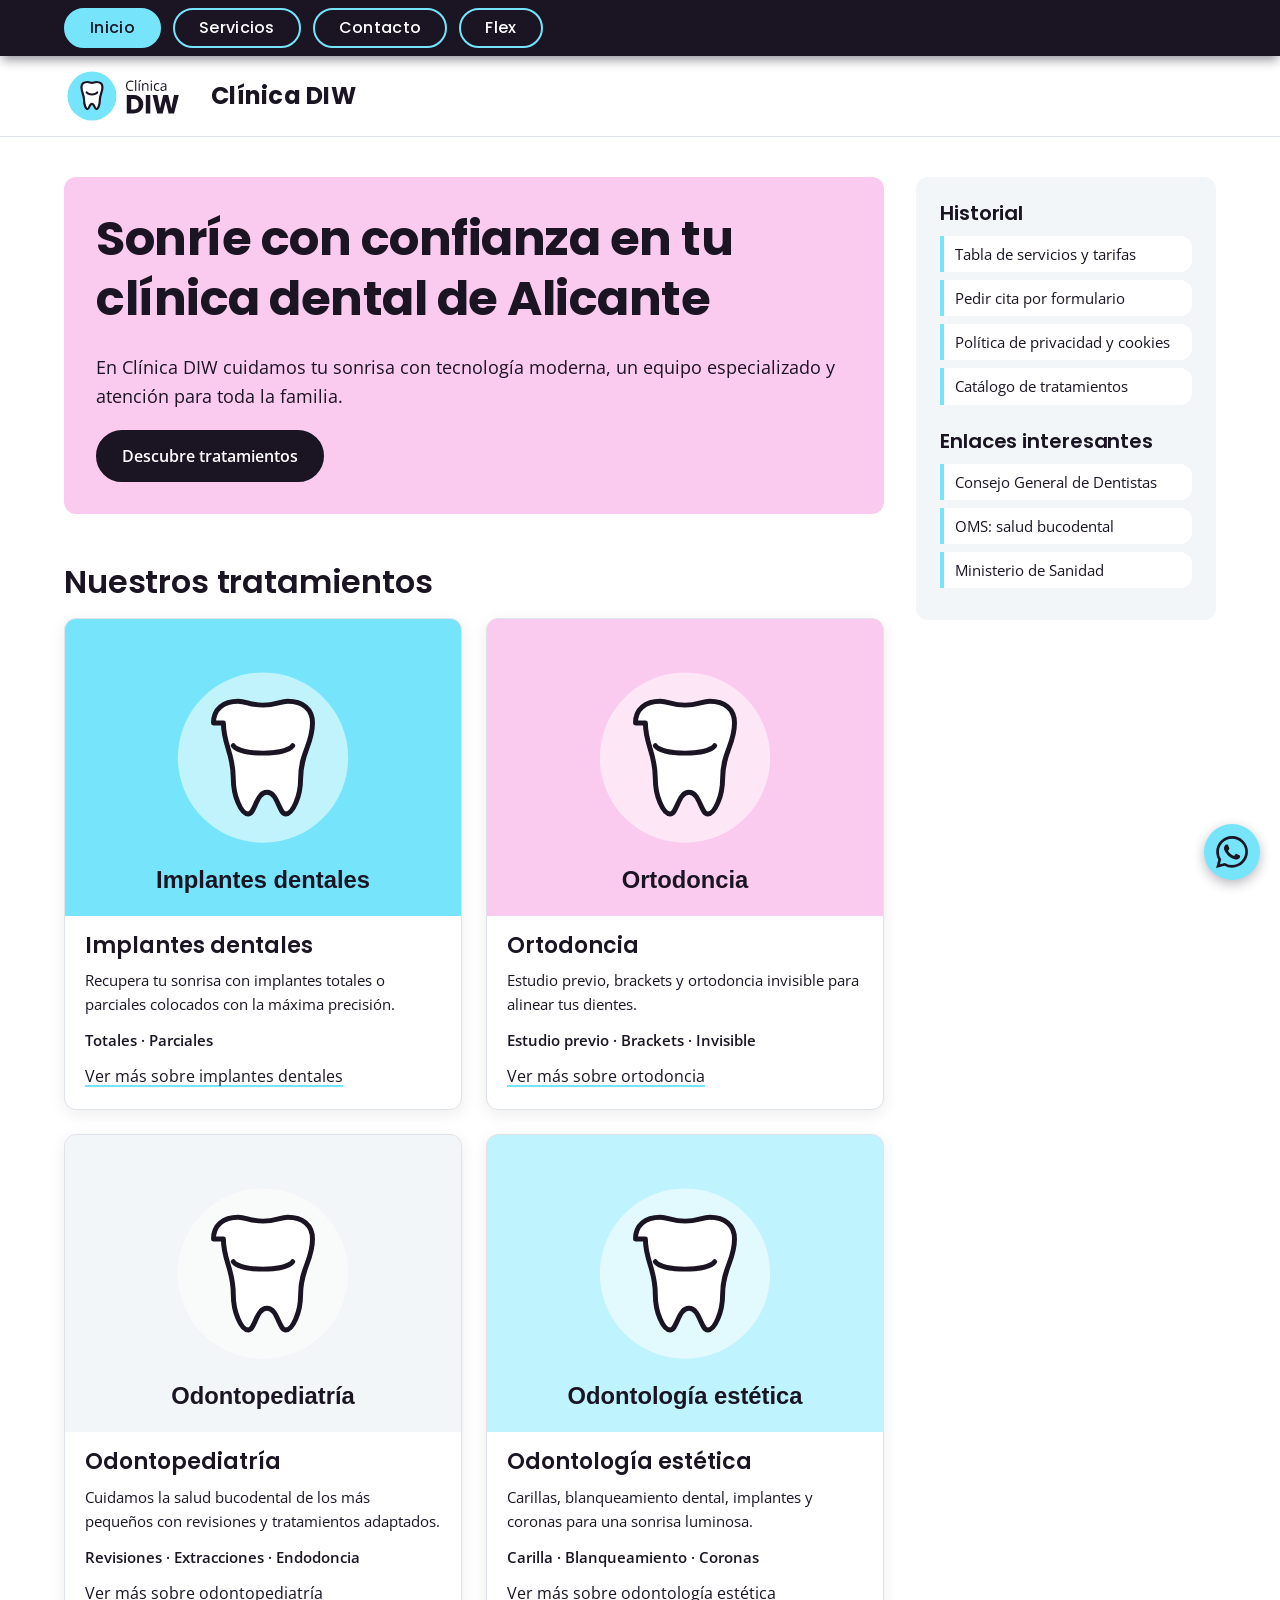
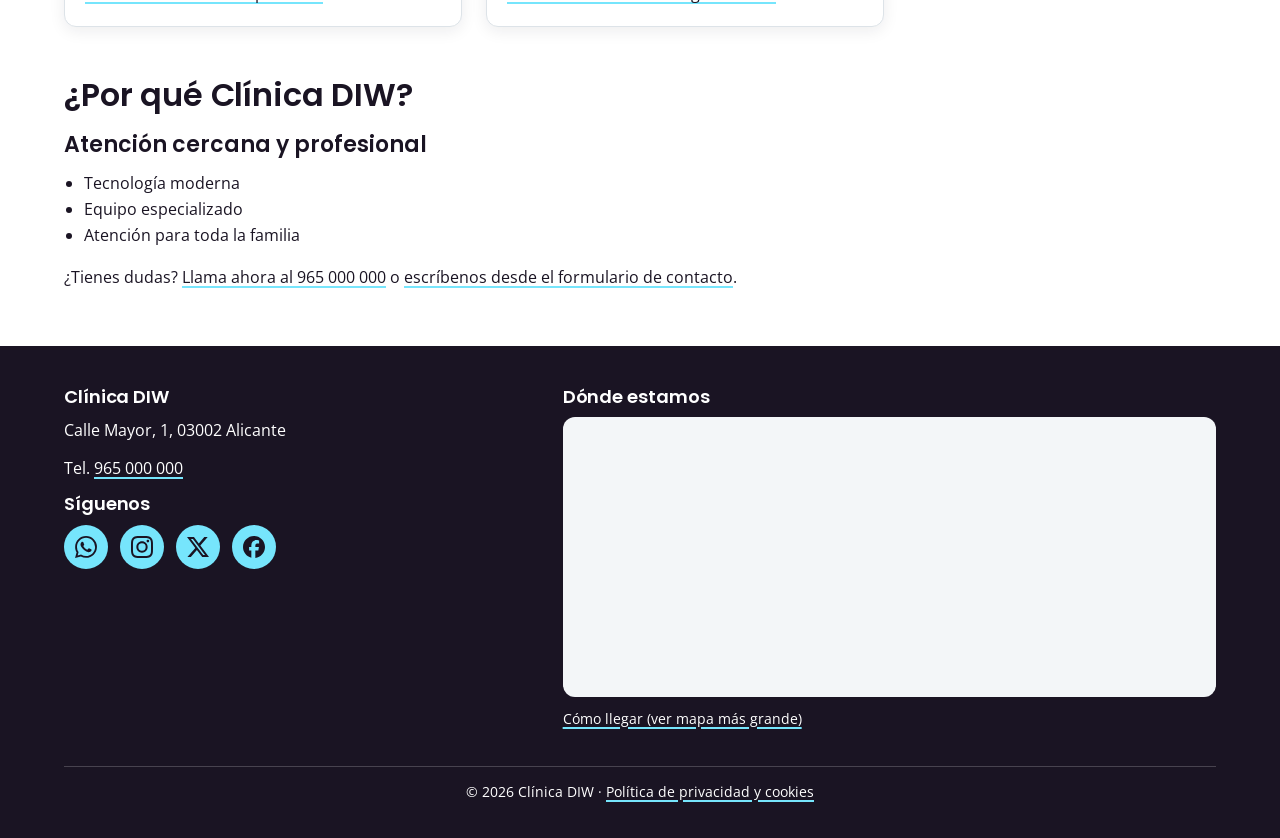
<file: index.html>
<!DOCTYPE html>
<html lang="es">
<head>
  <meta charset="utf-8">
  <meta name="viewport" content="width=device-width, initial-scale=1">
  <title>Clínica DIW | Clínica dental en Alicante</title>
  <meta name="description" content="Clínica DIW, tu clínica dental en Alicante: implantes dentales, ortodoncia, odontopediatría y odontología estética. Pide cita.">
  <meta name="keywords" content="clínica dental Alicante, implantes dentales, ortodoncia, odontopediatría, odontología estética">
  <meta name="author" content="David Gómez Barberá">
  <meta name="robots" content="index, follow">
  <meta name="theme-color" content="#76E5FC">
  <link rel="canonical" href="https://davidgb-2004.github.io/diseno-interfaces-web-26-27-practica-3-css-inicial-davidgb-2004/">
  <link rel="icon" href="assets/images/favicon.svg" type="image/svg+xml">
  <meta property="og:type" content="website">
  <meta property="og:locale" content="es_ES">
  <meta property="og:site_name" content="Clínica DIW">
  <meta property="og:title" content="Clínica DIW | Clínica dental en Alicante">
  <meta property="og:description" content="Clínica DIW, tu clínica dental en Alicante: implantes dentales, ortodoncia, odontopediatría y odontología estética. Pide cita.">
  <meta property="og:url" content="https://davidgb-2004.github.io/diseno-interfaces-web-26-27-practica-3-css-inicial-davidgb-2004/">
  <meta property="og:image" content="https://davidgb-2004.github.io/diseno-interfaces-web-26-27-practica-3-css-inicial-davidgb-2004/assets/images/og-clinica-diw.png">
  <meta property="og:image:alt" content="Logotipo de Clínica DIW, clínica dental en Alicante">
  <meta name="twitter:card" content="summary_large_image">
  <meta name="twitter:title" content="Clínica DIW | Clínica dental en Alicante">
  <meta name="twitter:description" content="Clínica DIW, tu clínica dental en Alicante: implantes dentales, ortodoncia, odontopediatría y odontología estética. Pide cita.">
  <meta name="twitter:image" content="https://davidgb-2004.github.io/diseno-interfaces-web-26-27-practica-3-css-inicial-davidgb-2004/assets/images/og-clinica-diw.png">
  <link rel="preload" href="assets/webfonts/poppins-700.woff2" as="font" type="font/woff2" crossorigin>
  <link rel="preload" href="assets/webfonts/open-sans-variable.woff2" as="font" type="font/woff2" crossorigin>
  <link rel="stylesheet" href="assets/css/style.css">
  <link rel="stylesheet" href="assets/css/print.css" media="print">
  <script type="application/ld+json">
  {
    "@context": "https://schema.org",
    "@type": "Dentist",
    "name": "Clínica DIW",
    "description": "Clínica dental en Alicante: implantes dentales, ortodoncia, odontopediatría y odontología estética.",
    "url": "https://davidgb-2004.github.io/diseno-interfaces-web-26-27-practica-3-css-inicial-davidgb-2004/",
    "telephone": "+34965000000",
    "image": "https://davidgb-2004.github.io/diseno-interfaces-web-26-27-practica-3-css-inicial-davidgb-2004/assets/images/og-clinica-diw.png",
    "address": {
      "@type": "PostalAddress",
      "streetAddress": "Calle Mayor, 1",
      "postalCode": "03002",
      "addressLocality": "Alicante",
      "addressCountry": "ES"
    },
    "geo": { "@type": "GeoCoordinates", "latitude": 38.3452, "longitude": -0.4810 }
  }
  </script>
</head>
<body>
  <a class="salto" href="#contenido">Saltar al contenido</a>
  <header class="cabecera">
    <div class="contenedor">
      <a class="logo" href="index.html" title="Ir a la página de inicio"><img src="assets/images/logo.svg" alt="Clínica DIW, ir al inicio" width="131" height="56"></a>
      <p class="nombre-tienda">Clínica DIW</p>
    </div>
  </header>
  <nav class="menu" aria-label="Menú principal">
    <ul>
      <li><a href="index.html" aria-current="page">Inicio</a></li>
      <li><a href="servicios.html">Servicios</a></li>
      <li><a href="contacto.html">Contacto</a></li>
      <li><a href="flex.html">Flex</a></li>
    </ul>
  </nav>

  <main id="contenido" class="contenedor principal">
    <section aria-labelledby="titulo-inicio">
      <div class="intro">
        <h1 id="titulo-inicio">Sonríe con confianza en tu clínica dental de Alicante</h1>
        <p>En Clínica DIW cuidamos tu sonrisa con tecnología moderna, un equipo especializado y atención para toda la familia.</p>
        <a class="boton" href="servicios.html">Descubre tratamientos</a>
      </div>
      <h2>Nuestros tratamientos</h2>
      <div class="tarjetas">
        <article class="tarjeta">
          <img src="assets/images/tratamiento-implantes.svg" alt="Ilustración de un diente para implantes dentales" width="400" height="300" loading="lazy">
          <div>
            <h3>Implantes dentales</h3>
            <p>Recupera tu sonrisa con implantes totales o parciales colocados con la máxima precisión.</p>
            <p><strong>Totales · Parciales</strong></p>
            <a href="servicios.html">Ver más sobre implantes dentales</a>
          </div>
        </article>
        <article class="tarjeta">
          <img src="assets/images/tratamiento-ortodoncia.svg" alt="Ilustración de un diente para ortodoncia" width="400" height="300" loading="lazy">
          <div>
            <h3>Ortodoncia</h3>
            <p>Estudio previo, brackets y ortodoncia invisible para alinear tus dientes.</p>
            <p><strong>Estudio previo · Brackets · Invisible</strong></p>
            <a href="servicios.html">Ver más sobre ortodoncia</a>
          </div>
        </article>
        <article class="tarjeta">
          <img src="assets/images/tratamiento-odontopediatria.svg" alt="Ilustración de un diente para odontopediatría" width="400" height="300" loading="lazy">
          <div>
            <h3>Odontopediatría</h3>
            <p>Cuidamos la salud bucodental de los más pequeños con revisiones y tratamientos adaptados.</p>
            <p><strong>Revisiones · Extracciones · Endodoncia</strong></p>
            <a href="servicios.html">Ver más sobre odontopediatría</a>
          </div>
        </article>
        <article class="tarjeta">
          <img src="assets/images/tratamiento-estetica.svg" alt="Ilustración de un diente para odontología estética" width="400" height="300" loading="lazy">
          <div>
            <h3>Odontología estética</h3>
            <p>Carillas, blanqueamiento dental, implantes y coronas para una sonrisa luminosa.</p>
            <p><strong>Carilla · Blanqueamiento · Coronas</strong></p>
            <a href="servicios.html">Ver más sobre odontología estética</a>
          </div>
        </article>
      </div>
      <h2>¿Por qué Clínica DIW?</h2>
      <article>
        <h3>Atención cercana y profesional</h3>
        <ul>
          <li>Tecnología moderna</li>
          <li>Equipo especializado</li>
          <li>Atención para toda la familia</li>
        </ul>
        <p>¿Tienes dudas? <a href="tel:+34965000000">Llama ahora al 965 000 000</a> o <a href="contacto.html">escríbenos desde el formulario de contacto</a>.</p>
      </article>
    </section>
    <aside class="lateral" aria-label="Enlaces de la clínica">
      <h2>Historial</h2>
      <ul>
        <li><a href="servicios.html">Tabla de servicios y tarifas</a></li>
        <li><a href="contacto.html">Pedir cita por formulario</a></li>
        <li><a href="politica-privacidad.html">Política de privacidad y cookies</a></li>
        <li><a href="assets/docs/catalogo-tratamientos.pdf">Catálogo de tratamientos</a></li>
      </ul>
      <h2>Enlaces interesantes</h2>
      <ul>
        <li><a href="https://www.consejodentistas.es/" target="_blank" rel="noopener noreferrer">Consejo General de Dentistas</a></li>
        <li><a href="https://www.who.int/health-topics/oral-health" target="_blank" rel="noopener noreferrer">OMS: salud bucodental</a></li>
        <li><a href="https://www.sanidad.gob.es/" target="_blank" rel="noopener noreferrer">Ministerio de Sanidad</a></li>
      </ul>
    </aside>
  </main>

  <footer class="pie">
    <div class="contenedor">
      <div class="pie-rejilla">
        <div>
          <h2>Clínica DIW</h2>
          <p>Calle Mayor, 1, 03002 Alicante</p>
          <p>Tel. <a href="tel:+34965000000">965 000 000</a></p>
          <h2>Síguenos</h2>
          <ul class="redes">
            <li><a href="https://wa.me/34965000000" target="_blank" rel="noopener noreferrer" aria-label="WhatsApp de Clínica DIW"><img src="assets/images/icono-whatsapp.svg" alt="" width="22" height="22"></a></li>
            <li><a href="https://www.instagram.com/" target="_blank" rel="noopener noreferrer" aria-label="Instagram de Clínica DIW"><img src="assets/images/icono-instagram.svg" alt="" width="22" height="22"></a></li>
            <li><a href="https://x.com/" target="_blank" rel="noopener noreferrer" aria-label="X de Clínica DIW"><img src="assets/images/icono-x.svg" alt="" width="22" height="22"></a></li>
            <li><a href="https://www.facebook.com/" target="_blank" rel="noopener noreferrer" aria-label="Facebook de Clínica DIW"><img src="assets/images/icono-facebook.svg" alt="" width="22" height="22"></a></li>
          </ul>
        </div>
        <div class="mapa">
          <h2>Dónde estamos</h2>
          <iframe title="Mapa con la ubicación de Clínica DIW en Alicante" src="https://www.openstreetmap.org/export/embed.html?bbox=-0.4910%2C38.3402%2C-0.4710%2C38.3502&amp;layer=mapnik&amp;marker=38.3452%2C-0.4810" loading="lazy"></iframe>
          <p><a href="https://www.openstreetmap.org/?mlat=38.3452&amp;mlon=-0.4810#map=17/38.3452/-0.4810" target="_blank" rel="noopener noreferrer">Cómo llegar (ver mapa más grande)</a></p>
        </div>
      </div>
      <p class="copy">&copy; 2026 Clínica DIW · <a href="politica-privacidad.html">Política de privacidad y cookies</a></p>
    </div>
  </footer>
  <a class="whatsapp-flotante" href="https://wa.me/34965000000" target="_blank" rel="noopener noreferrer" aria-label="Escríbenos por WhatsApp"><img src="assets/images/icono-whatsapp.svg" alt="" width="32" height="32"></a>
</body>
</html>
</file>
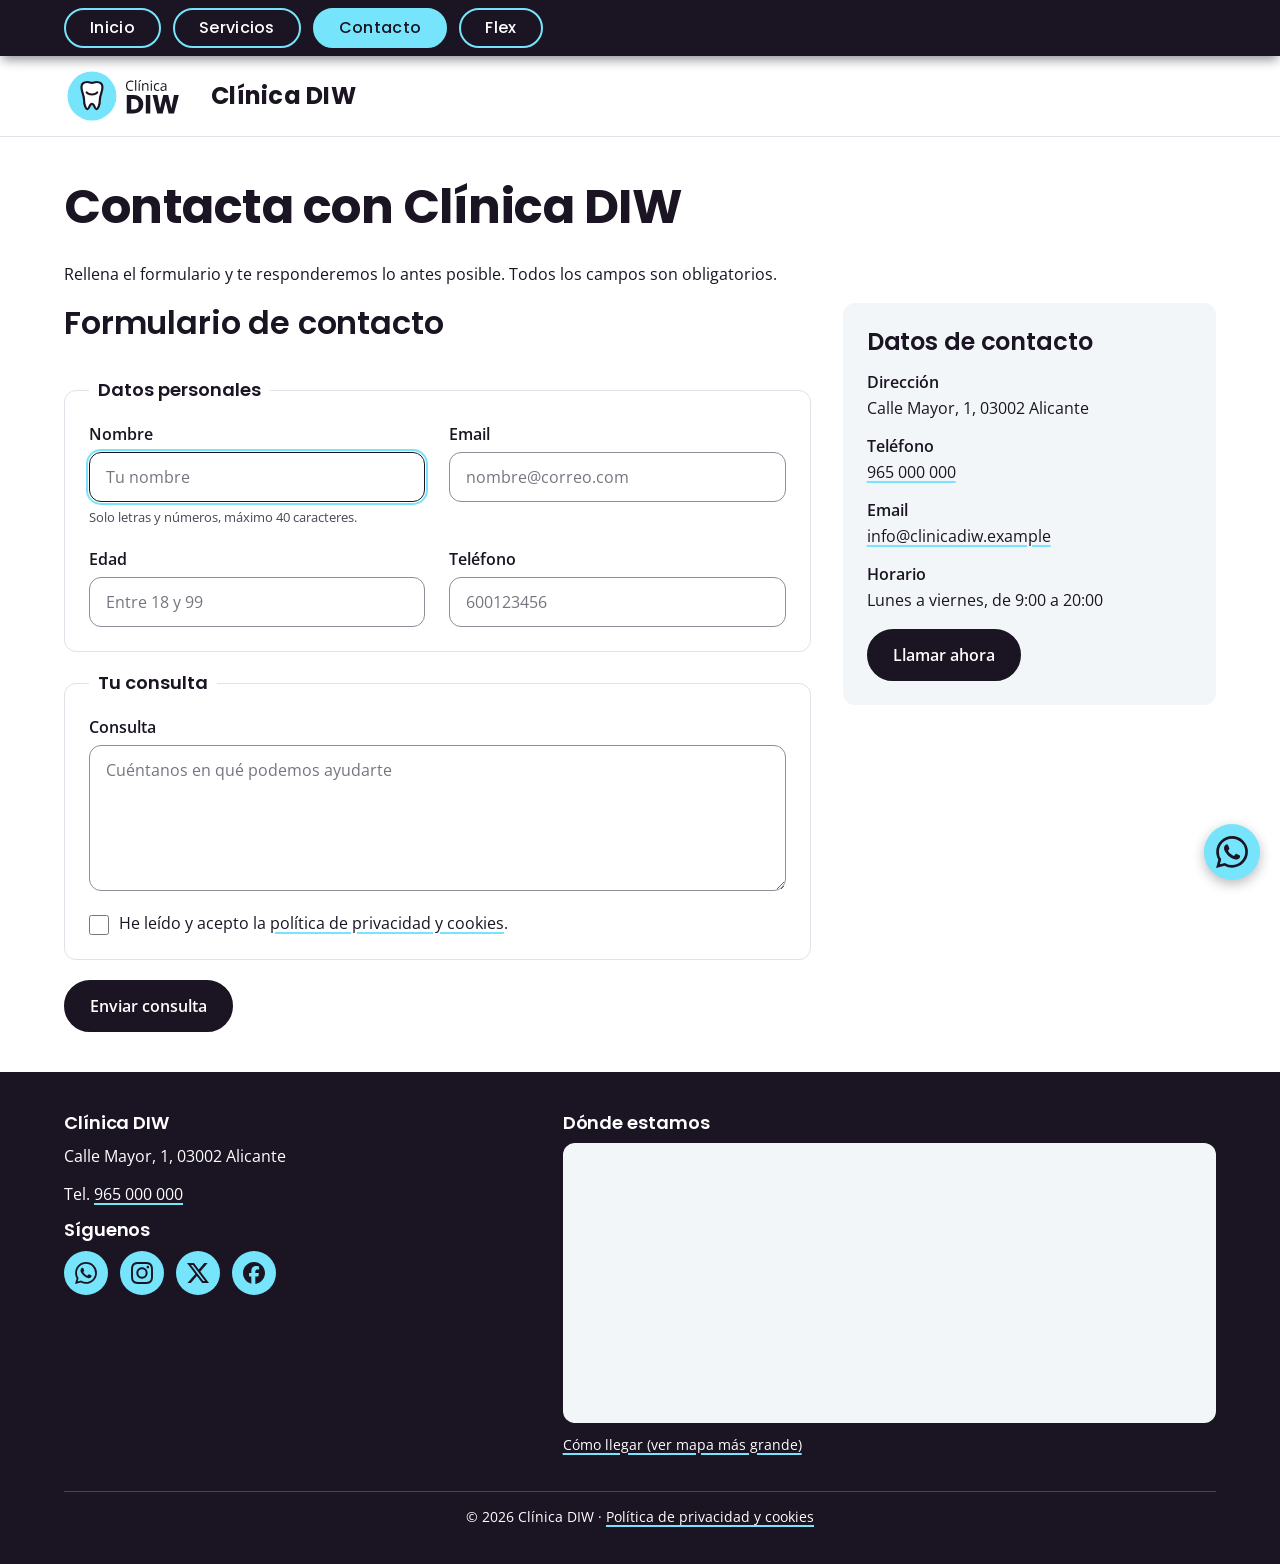
<file: contacto.html>
<!DOCTYPE html>
<html lang="es">
<head>
  <meta charset="utf-8">
  <meta name="viewport" content="width=device-width, initial-scale=1">
  <title>Contacto y cita previa | Clínica DIW Alicante</title>
  <meta name="description" content="Contacta con Clínica DIW en Alicante: formulario de contacto, teléfono 965 000 000, dirección y horario para pedir tu cita dental.">
  <meta name="keywords" content="contacto clínica dental, cita dentista Alicante, teléfono clínica dental">
  <meta name="author" content="David Gómez Barberá">
  <meta name="robots" content="index, follow">
  <meta name="theme-color" content="#76E5FC">
  <link rel="canonical" href="https://davidgb-2004.github.io/diseno-interfaces-web-26-27-practica-3-css-inicial-davidgb-2004/contacto.html">
  <link rel="icon" href="assets/images/favicon.svg" type="image/svg+xml">
  <meta property="og:type" content="website">
  <meta property="og:locale" content="es_ES">
  <meta property="og:site_name" content="Clínica DIW">
  <meta property="og:title" content="Contacto y cita previa | Clínica DIW Alicante">
  <meta property="og:description" content="Contacta con Clínica DIW en Alicante: formulario de contacto, teléfono 965 000 000, dirección y horario para pedir tu cita dental.">
  <meta property="og:url" content="https://davidgb-2004.github.io/diseno-interfaces-web-26-27-practica-3-css-inicial-davidgb-2004/contacto.html">
  <meta property="og:image" content="https://davidgb-2004.github.io/diseno-interfaces-web-26-27-practica-3-css-inicial-davidgb-2004/assets/images/og-clinica-diw.png">
  <meta property="og:image:alt" content="Logotipo de Clínica DIW, clínica dental en Alicante">
  <meta name="twitter:card" content="summary_large_image">
  <meta name="twitter:title" content="Contacto y cita previa | Clínica DIW Alicante">
  <meta name="twitter:description" content="Contacta con Clínica DIW en Alicante: formulario de contacto, teléfono 965 000 000, dirección y horario para pedir tu cita dental.">
  <meta name="twitter:image" content="https://davidgb-2004.github.io/diseno-interfaces-web-26-27-practica-3-css-inicial-davidgb-2004/assets/images/og-clinica-diw.png">
  <link rel="preload" href="assets/webfonts/poppins-700.woff2" as="font" type="font/woff2" crossorigin>
  <link rel="preload" href="assets/webfonts/open-sans-variable.woff2" as="font" type="font/woff2" crossorigin>
  <link rel="stylesheet" href="assets/css/style.css">
  <link rel="stylesheet" href="assets/css/print.css" media="print">
</head>
<body>
  <a class="salto" href="#contenido">Saltar al contenido</a>
  <header class="cabecera">
    <div class="contenedor">
      <a class="logo" href="index.html" title="Ir a la página de inicio"><img src="assets/images/logo.svg" alt="Clínica DIW, ir al inicio" width="131" height="56"></a>
      <p class="nombre-tienda">Clínica DIW</p>
    </div>
  </header>
  <nav class="menu" aria-label="Menú principal">
    <ul>
      <li><a href="index.html">Inicio</a></li>
      <li><a href="servicios.html">Servicios</a></li>
      <li><a href="contacto.html" aria-current="page">Contacto</a></li>
      <li><a href="flex.html">Flex</a></li>
    </ul>
  </nav>

  <main id="contenido" class="contenedor principal principal--simple">
    <section aria-labelledby="titulo-contacto">
      <h1 id="titulo-contacto">Contacta con Clínica DIW</h1>
      <p>Rellena el formulario y te responderemos lo antes posible. Todos los campos son obligatorios.</p>
      <div class="contacto">
        <form id="form-contacto" class="formulario" aria-labelledby="titulo-form">
          <h2 id="titulo-form">Formulario de contacto</h2>
          <fieldset class="grupo">
            <legend>Datos personales</legend>
            <div class="campo">
              <label for="nombre">Nombre</label>
              <input type="text" id="nombre" name="nombre" placeholder="Tu nombre" maxlength="40"
                     pattern="[\p{L}0-9]+( [\p{L}0-9]+)*"
                     title="Solo letras y números (máximo 40 caracteres)" autocomplete="name" required autofocus>
              <span class="ayuda">Solo letras y números, máximo 40 caracteres.</span>
            </div>
            <div class="campo">
              <label for="email">Email</label>
              <input type="email" id="email" name="email" placeholder="nombre@correo.com" autocomplete="email" required>
            </div>
            <div class="campo">
              <label for="edad">Edad</label>
              <input type="number" id="edad" name="edad" placeholder="Entre 18 y 99" min="18" max="99" step="1" inputmode="numeric" required>
            </div>
            <div class="campo">
              <label for="telefono">Teléfono</label>
              <input type="tel" id="telefono" name="telefono" placeholder="600123456" pattern="[0-9]{9}"
                     title="9 dígitos, sin espacios" autocomplete="tel" required>
            </div>
          </fieldset>
          <fieldset class="grupo">
            <legend>Tu consulta</legend>
            <div class="campo campo--ancho">
              <label for="consulta">Consulta</label>
              <textarea id="consulta" name="consulta" placeholder="Cuéntanos en qué podemos ayudarte" rows="5" required></textarea>
            </div>
            <div class="campo campo--check campo--ancho">
              <input type="checkbox" id="privacidad" name="privacidad" required>
              <label for="privacidad">He leído y acepto la <a href="politica-privacidad.html">política de privacidad y cookies</a>.</label>
            </div>
          </fieldset>
          <div>
            <button type="submit" class="boton">Enviar consulta</button>
          </div>
          <p id="mensaje-ok" class="mensaje-ok" role="status" hidden>¡Gracias! Hemos recibido tu consulta y te contactaremos pronto.</p>
        </form>
        <section class="datos-contacto" aria-labelledby="titulo-datos">
          <h2 id="titulo-datos">Datos de contacto</h2>
          <address>
            <p><strong>Dirección</strong><br>Calle Mayor, 1, 03002 Alicante</p>
            <p><strong>Teléfono</strong><br><a href="tel:+34965000000">965 000 000</a></p>
            <p><strong>Email</strong><br><a href="mailto:info@clinicadiw.example">info@clinicadiw.example</a></p>
          </address>
          <p><strong>Horario</strong><br>Lunes a viernes, de 9:00 a 20:00</p>
          <a class="boton" href="tel:+34965000000">Llamar ahora</a>
        </section>
      </div>
    </section>
  </main>

  <footer class="pie">
    <div class="contenedor">
      <div class="pie-rejilla">
        <div>
          <h2>Clínica DIW</h2>
          <p>Calle Mayor, 1, 03002 Alicante</p>
          <p>Tel. <a href="tel:+34965000000">965 000 000</a></p>
          <h2>Síguenos</h2>
          <ul class="redes">
            <li><a href="https://wa.me/34965000000" target="_blank" rel="noopener noreferrer" aria-label="WhatsApp de Clínica DIW"><img src="assets/images/icono-whatsapp.svg" alt="" width="22" height="22"></a></li>
            <li><a href="https://www.instagram.com/" target="_blank" rel="noopener noreferrer" aria-label="Instagram de Clínica DIW"><img src="assets/images/icono-instagram.svg" alt="" width="22" height="22"></a></li>
            <li><a href="https://x.com/" target="_blank" rel="noopener noreferrer" aria-label="X de Clínica DIW"><img src="assets/images/icono-x.svg" alt="" width="22" height="22"></a></li>
            <li><a href="https://www.facebook.com/" target="_blank" rel="noopener noreferrer" aria-label="Facebook de Clínica DIW"><img src="assets/images/icono-facebook.svg" alt="" width="22" height="22"></a></li>
          </ul>
        </div>
        <div class="mapa">
          <h2>Dónde estamos</h2>
          <iframe title="Mapa con la ubicación de Clínica DIW en Alicante" src="https://www.openstreetmap.org/export/embed.html?bbox=-0.4910%2C38.3402%2C-0.4710%2C38.3502&amp;layer=mapnik&amp;marker=38.3452%2C-0.4810" loading="lazy"></iframe>
          <p><a href="https://www.openstreetmap.org/?mlat=38.3452&amp;mlon=-0.4810#map=17/38.3452/-0.4810" target="_blank" rel="noopener noreferrer">Cómo llegar (ver mapa más grande)</a></p>
        </div>
      </div>
      <p class="copy">&copy; 2026 Clínica DIW · <a href="politica-privacidad.html">Política de privacidad y cookies</a></p>
    </div>
  </footer>
  <a class="whatsapp-flotante" href="https://wa.me/34965000000" target="_blank" rel="noopener noreferrer" aria-label="Escríbenos por WhatsApp"><img src="assets/images/icono-whatsapp.svg" alt="" width="32" height="32"></a>
  <script src="assets/js/main.js" defer></script>
</body>
</html>
</file>
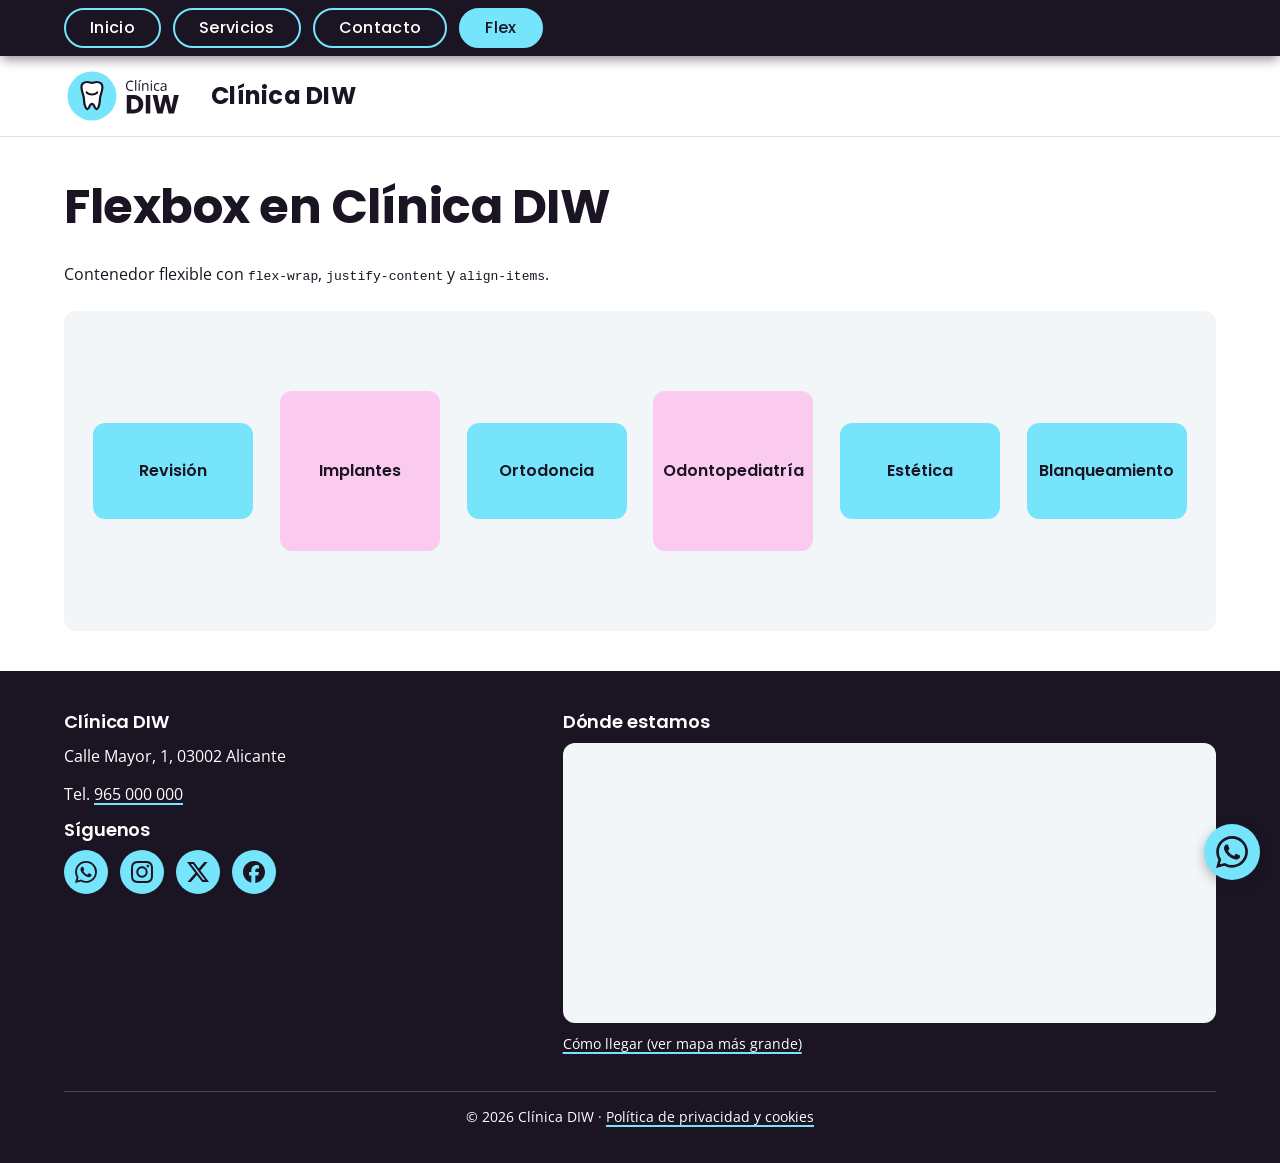
<file: flex.html>
<!DOCTYPE html>
<html lang="es">
<head>
  <meta charset="utf-8">
  <meta name="viewport" content="width=device-width, initial-scale=1">
  <title>Flex | Clínica DIW</title>
  <meta name="description" content="Ejemplos de Flexbox en Clínica DIW">
  <meta name="keywords" content="servicios dentales, tratamientos dentales Alicante, precios implantes, ortodoncia invisible">
  <meta name="author" content="David Gómez Barberá">
  <meta name="robots" content="index, follow">
  <meta name="theme-color" content="#76E5FC">
  <link rel="canonical" href="https://davidgb-2004.github.io/diseno-interfaces-web-26-27-practica-3-css-inicial-davidgb-2004/servicios.html">
  <link rel="icon" href="assets/images/favicon.svg" type="image/svg+xml">
  <meta property="og:type" content="website">
  <meta property="og:locale" content="es_ES">
  <meta property="og:site_name" content="Clínica DIW">
  <meta property="og:title" content="Servicios y tratamientos dentales en Alicante | Clínica DIW">
  <meta property="og:description" content="Tabla de servicios de Clínica DIW en Alicante: implantes dentales, ortodoncia, odontopediatría y odontología estética con duración y precio orientativo.">
  <meta property="og:url" content="https://davidgb-2004.github.io/diseno-interfaces-web-26-27-practica-3-css-inicial-davidgb-2004/servicios.html">
  <meta property="og:image" content="https://davidgb-2004.github.io/diseno-interfaces-web-26-27-practica-3-css-inicial-davidgb-2004/assets/images/og-clinica-diw.png">
  <meta property="og:image:alt" content="Logotipo de Clínica DIW, clínica dental en Alicante">
  <meta name="twitter:card" content="summary_large_image">
  <meta name="twitter:title" content="Servicios y tratamientos dentales en Alicante | Clínica DIW">
  <meta name="twitter:description" content="Tabla de servicios de Clínica DIW en Alicante: implantes dentales, ortodoncia, odontopediatría y odontología estética con duración y precio orientativo.">
  <meta name="twitter:image" content="https://davidgb-2004.github.io/diseno-interfaces-web-26-27-practica-3-css-inicial-davidgb-2004/assets/images/og-clinica-diw.png">
  <link rel="preload" href="assets/webfonts/poppins-700.woff2" as="font" type="font/woff2" crossorigin>
  <link rel="preload" href="assets/webfonts/open-sans-variable.woff2" as="font" type="font/woff2" crossorigin>
  <link rel="stylesheet" href="assets/css/style.css">
  <link rel="stylesheet" href="assets/css/print.css" media="print">
</head>
<body>
  <a class="salto" href="#contenido">Saltar al contenido</a>
  <header class="cabecera">
    <div class="contenedor">
      <a class="logo" href="index.html" title="Ir a la página de inicio"><img src="assets/images/logo.svg" alt="Clínica DIW, ir al inicio" width="131" height="56"></a>
      <p class="nombre-tienda">Clínica DIW</p>
    </div>
  </header>
  <nav class="menu" aria-label="Menú principal">
    <ul>
      <li><a href="index.html">Inicio</a></li>
      <li><a href="servicios.html" >Servicios</a></li>
      <li><a href="contacto.html">Contacto</a></li>
      <li><a href="flex.html" aria-current="page">Flex</a></li>
    </ul>
  </nav>

  <main id="contenido" class="contenedor principal principal--simple">
    <section aria-labelledby="titulo-flex">
      <h1 id="titulo-flex">Flexbox en Clínica DIW</h1>
      <p>Contenedor flexible con <code>flex-wrap</code>, <code>justify-content</code> y <code>align-items</code>.</p>
      <div class="flex-contenedor">
        <div class="flex-caja">Revisión</div>
        <div class="flex-caja flex-caja--alta">Implantes</div>
        <div class="flex-caja">Ortodoncia</div>
        <div class="flex-caja flex-caja--alta">Odontopediatría</div>
        <div class="flex-caja">Estética</div>
        <div class="flex-caja">Blanqueamiento</div>
      </div>
    </section>
  </main>

  <footer class="pie">
    <div class="contenedor">
      <div class="pie-rejilla">
        <div>
          <h2>Clínica DIW</h2>
          <p>Calle Mayor, 1, 03002 Alicante</p>
          <p>Tel. <a href="tel:+34965000000">965 000 000</a></p>
          <h2>Síguenos</h2>
          <ul class="redes">
            <li><a href="https://wa.me/34965000000" target="_blank" rel="noopener noreferrer" aria-label="WhatsApp de Clínica DIW"><img src="assets/images/icono-whatsapp.svg" alt="" width="22" height="22"></a></li>
            <li><a href="https://www.instagram.com/" target="_blank" rel="noopener noreferrer" aria-label="Instagram de Clínica DIW"><img src="assets/images/icono-instagram.svg" alt="" width="22" height="22"></a></li>
            <li><a href="https://x.com/" target="_blank" rel="noopener noreferrer" aria-label="X de Clínica DIW"><img src="assets/images/icono-x.svg" alt="" width="22" height="22"></a></li>
            <li><a href="https://www.facebook.com/" target="_blank" rel="noopener noreferrer" aria-label="Facebook de Clínica DIW"><img src="assets/images/icono-facebook.svg" alt="" width="22" height="22"></a></li>
          </ul>
        </div>
        <div class="mapa">
          <h2>Dónde estamos</h2>
          <iframe title="Mapa con la ubicación de Clínica DIW en Alicante" src="https://www.openstreetmap.org/export/embed.html?bbox=-0.4910%2C38.3402%2C-0.4710%2C38.3502&amp;layer=mapnik&amp;marker=38.3452%2C-0.4810" loading="lazy"></iframe>
          <p><a href="https://www.openstreetmap.org/?mlat=38.3452&amp;mlon=-0.4810#map=17/38.3452/-0.4810" target="_blank" rel="noopener noreferrer">Cómo llegar (ver mapa más grande)</a></p>
        </div>
      </div>
      <p class="copy">&copy; 2026 Clínica DIW · <a href="politica-privacidad.html">Política de privacidad y cookies</a></p>
    </div>
  </footer>
  <a class="whatsapp-flotante" href="https://wa.me/34965000000" target="_blank" rel="noopener noreferrer" aria-label="Escríbenos por WhatsApp"><img src="assets/images/icono-whatsapp.svg" alt="" width="32" height="32"></a>
</body>
</html>
</file>
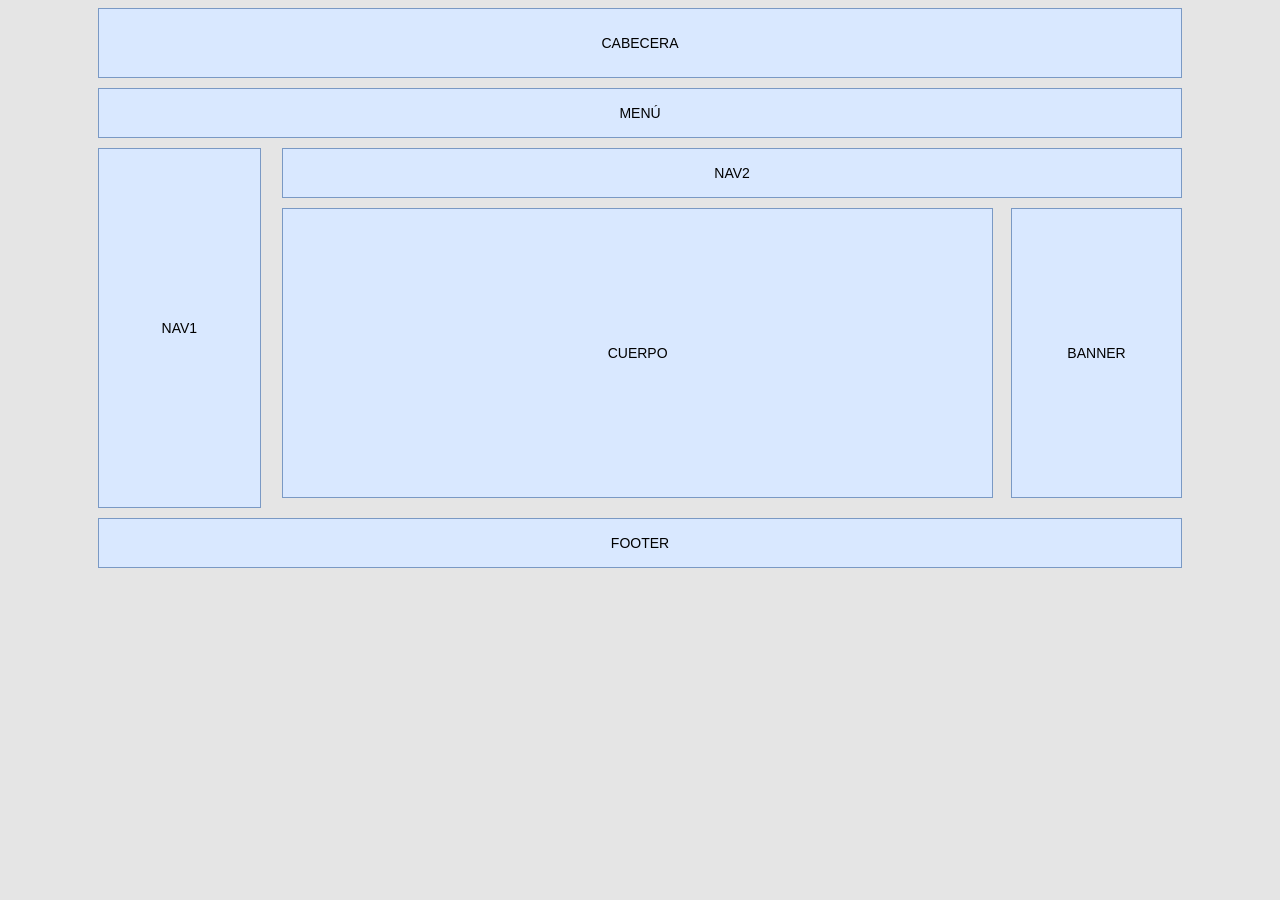
<file: maqueta.html>
<!DOCTYPE html>
<html lang="es">
<head>
  <meta charset="UTF-8">
  <meta name="viewport" content="width=device-width, initial-scale=1">
  <title>Maqueta responsive</title>
  <link rel="stylesheet" href="maqueta.css">
</head>
<body>
  <div id="contenedor">
    <header id="cabecera">CABECERA</header>
    <nav id="menu">MENÚ</nav>
    <div id="principal">
      <nav id="nav1">NAV1</nav>
      <div id="derecha">
        <nav id="nav2">NAV2</nav>
        <main id="cuerpo">CUERPO</main>
        <aside id="banner">BANNER</aside>
      </div>
    </div>
    <footer id="pie">FOOTER</footer>
  </div>
</body>
</html>
</file>
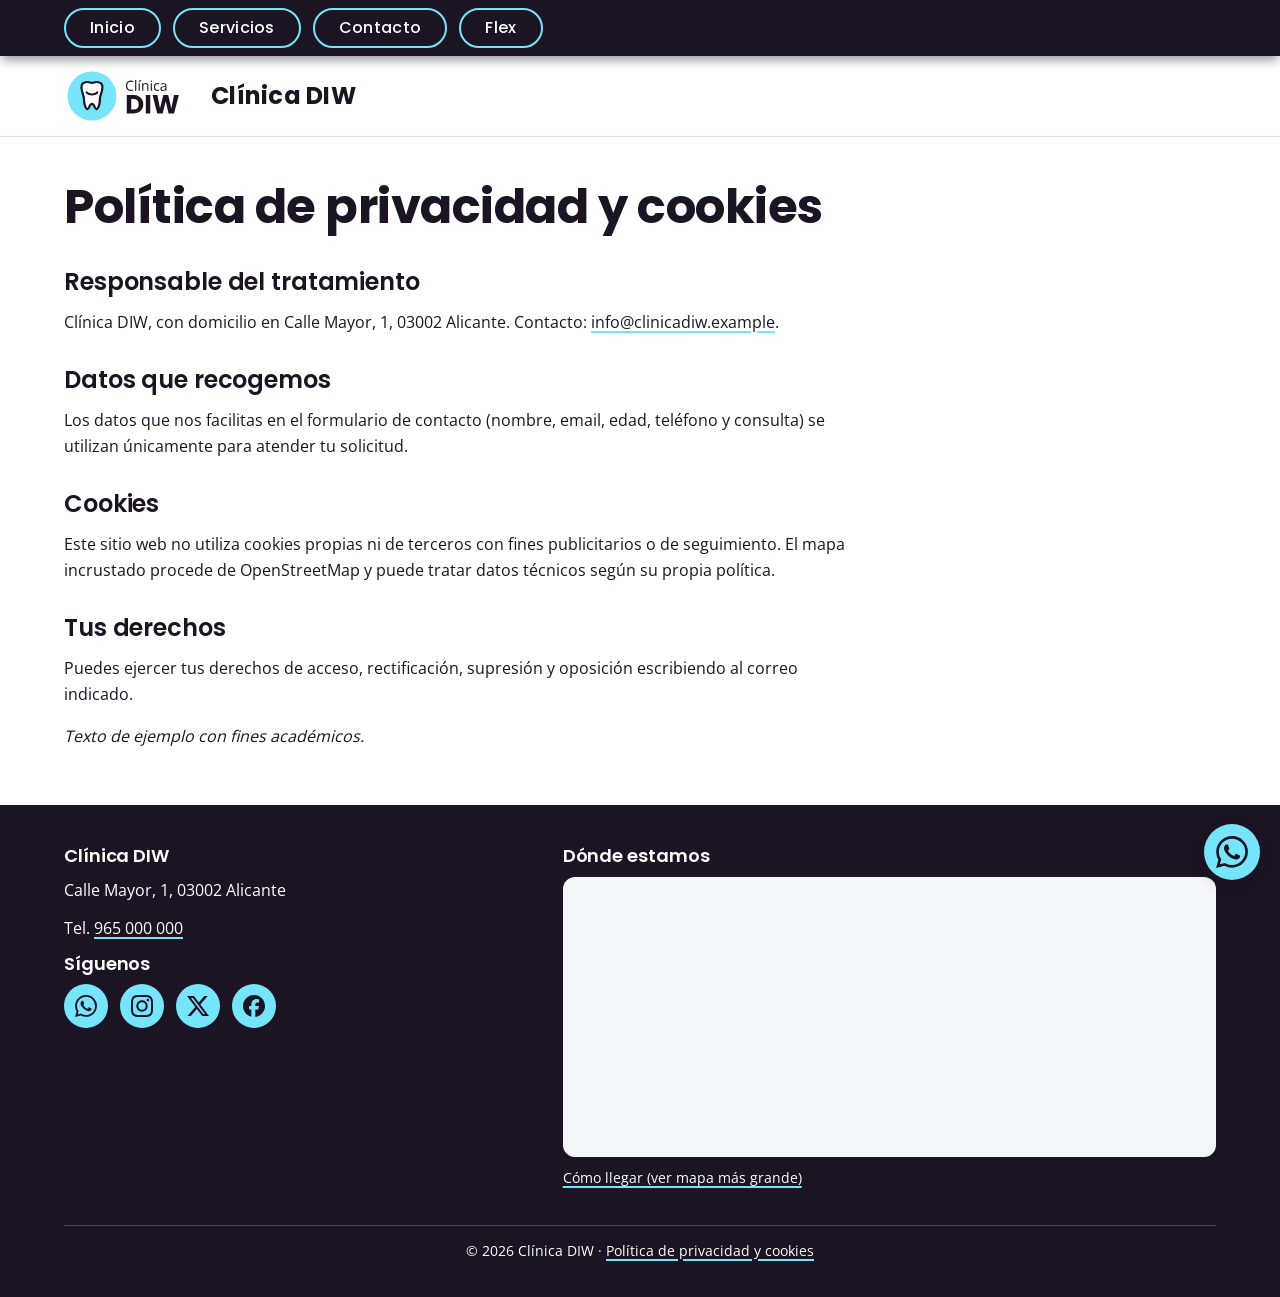
<file: politica-privacidad.html>
<!DOCTYPE html>
<html lang="es">
<head>
  <meta charset="utf-8">
  <meta name="viewport" content="width=device-width, initial-scale=1">
  <title>Política de privacidad y cookies | Clínica DIW</title>
  <meta name="description" content="Política de privacidad y cookies de Clínica DIW: qué datos recogemos, para qué los usamos y cómo ejercer tus derechos.">
  <meta name="keywords" content="política de privacidad, cookies, protección de datos, clínica dental">
  <meta name="author" content="David Gómez Barberá">
  <meta name="robots" content="index, follow">
  <meta name="theme-color" content="#76E5FC">
  <link rel="canonical" href="https://davidgb-2004.github.io/diseno-interfaces-web-26-27-practica-3-css-inicial-davidgb-2004/politica-privacidad.html">
  <link rel="icon" href="assets/images/favicon.svg" type="image/svg+xml">
  <meta property="og:type" content="website">
  <meta property="og:locale" content="es_ES">
  <meta property="og:site_name" content="Clínica DIW">
  <meta property="og:title" content="Política de privacidad y cookies | Clínica DIW">
  <meta property="og:description" content="Política de privacidad y cookies de Clínica DIW: qué datos recogemos, para qué los usamos y cómo ejercer tus derechos.">
  <meta property="og:url" content="https://davidgb-2004.github.io/diseno-interfaces-web-26-27-practica-3-css-inicial-davidgb-2004/politica-privacidad.html">
  <meta property="og:image" content="https://davidgb-2004.github.io/diseno-interfaces-web-26-27-practica-3-css-inicial-davidgb-2004/assets/images/og-clinica-diw.png">
  <meta property="og:image:alt" content="Logotipo de Clínica DIW, clínica dental en Alicante">
  <meta name="twitter:card" content="summary_large_image">
  <meta name="twitter:title" content="Política de privacidad y cookies | Clínica DIW">
  <meta name="twitter:description" content="Política de privacidad y cookies de Clínica DIW: qué datos recogemos, para qué los usamos y cómo ejercer tus derechos.">
  <meta name="twitter:image" content="https://davidgb-2004.github.io/diseno-interfaces-web-26-27-practica-3-css-inicial-davidgb-2004/assets/images/og-clinica-diw.png">
  <link rel="preload" href="assets/webfonts/poppins-700.woff2" as="font" type="font/woff2" crossorigin>
  <link rel="preload" href="assets/webfonts/open-sans-variable.woff2" as="font" type="font/woff2" crossorigin>
  <link rel="stylesheet" href="assets/css/style.css">
  <link rel="stylesheet" href="assets/css/print.css" media="print">
</head>
<body>
  <a class="salto" href="#contenido">Saltar al contenido</a>
  <header class="cabecera">
    <div class="contenedor">
      <a class="logo" href="index.html" title="Ir a la página de inicio"><img src="assets/images/logo.svg" alt="Clínica DIW, ir al inicio" width="131" height="56"></a>
      <p class="nombre-tienda">Clínica DIW</p>
    </div>
  </header>
  <nav class="menu" aria-label="Menú principal">
    <ul>
      <li><a href="index.html">Inicio</a></li>
      <li><a href="servicios.html">Servicios</a></li>
      <li><a href="contacto.html">Contacto</a></li>
      <li><a href="flex.html">Flex</a></li>
    </ul>
  </nav>

  <main id="contenido" class="contenedor principal principal--simple">
    <section class="legal" aria-labelledby="titulo-politica">
      <h1 id="titulo-politica">Política de privacidad y cookies</h1>
      <h2>Responsable del tratamiento</h2>
      <p>Clínica DIW, con domicilio en Calle Mayor, 1, 03002 Alicante. Contacto: <a href="mailto:info@clinicadiw.example">info@clinicadiw.example</a>.</p>
      <h2>Datos que recogemos</h2>
      <p>Los datos que nos facilitas en el formulario de contacto (nombre, email, edad, teléfono y consulta) se utilizan únicamente para atender tu solicitud.</p>
      <h2>Cookies</h2>
      <p>Este sitio web no utiliza cookies propias ni de terceros con fines publicitarios o de seguimiento. El mapa incrustado procede de OpenStreetMap y puede tratar datos técnicos según su propia política.</p>
      <h2>Tus derechos</h2>
      <p>Puedes ejercer tus derechos de acceso, rectificación, supresión y oposición escribiendo al correo indicado.</p>
      <p><em>Texto de ejemplo con fines académicos.</em></p>
    </section>
  </main>

  <footer class="pie">
    <div class="contenedor">
      <div class="pie-rejilla">
        <div>
          <h2>Clínica DIW</h2>
          <p>Calle Mayor, 1, 03002 Alicante</p>
          <p>Tel. <a href="tel:+34965000000">965 000 000</a></p>
          <h2>Síguenos</h2>
          <ul class="redes">
            <li><a href="https://wa.me/34965000000" target="_blank" rel="noopener noreferrer" aria-label="WhatsApp de Clínica DIW"><img src="assets/images/icono-whatsapp.svg" alt="" width="22" height="22"></a></li>
            <li><a href="https://www.instagram.com/" target="_blank" rel="noopener noreferrer" aria-label="Instagram de Clínica DIW"><img src="assets/images/icono-instagram.svg" alt="" width="22" height="22"></a></li>
            <li><a href="https://x.com/" target="_blank" rel="noopener noreferrer" aria-label="X de Clínica DIW"><img src="assets/images/icono-x.svg" alt="" width="22" height="22"></a></li>
            <li><a href="https://www.facebook.com/" target="_blank" rel="noopener noreferrer" aria-label="Facebook de Clínica DIW"><img src="assets/images/icono-facebook.svg" alt="" width="22" height="22"></a></li>
          </ul>
        </div>
        <div class="mapa">
          <h2>Dónde estamos</h2>
          <iframe title="Mapa con la ubicación de Clínica DIW en Alicante" src="https://www.openstreetmap.org/export/embed.html?bbox=-0.4910%2C38.3402%2C-0.4710%2C38.3502&amp;layer=mapnik&amp;marker=38.3452%2C-0.4810" loading="lazy"></iframe>
          <p><a href="https://www.openstreetmap.org/?mlat=38.3452&amp;mlon=-0.4810#map=17/38.3452/-0.4810" target="_blank" rel="noopener noreferrer">Cómo llegar (ver mapa más grande)</a></p>
        </div>
      </div>
      <p class="copy">&copy; 2026 Clínica DIW · <a href="politica-privacidad.html">Política de privacidad y cookies</a></p>
    </div>
  </footer>
  <a class="whatsapp-flotante" href="https://wa.me/34965000000" target="_blank" rel="noopener noreferrer" aria-label="Escríbenos por WhatsApp"><img src="assets/images/icono-whatsapp.svg" alt="" width="32" height="32"></a>
</body>
</html>
</file>
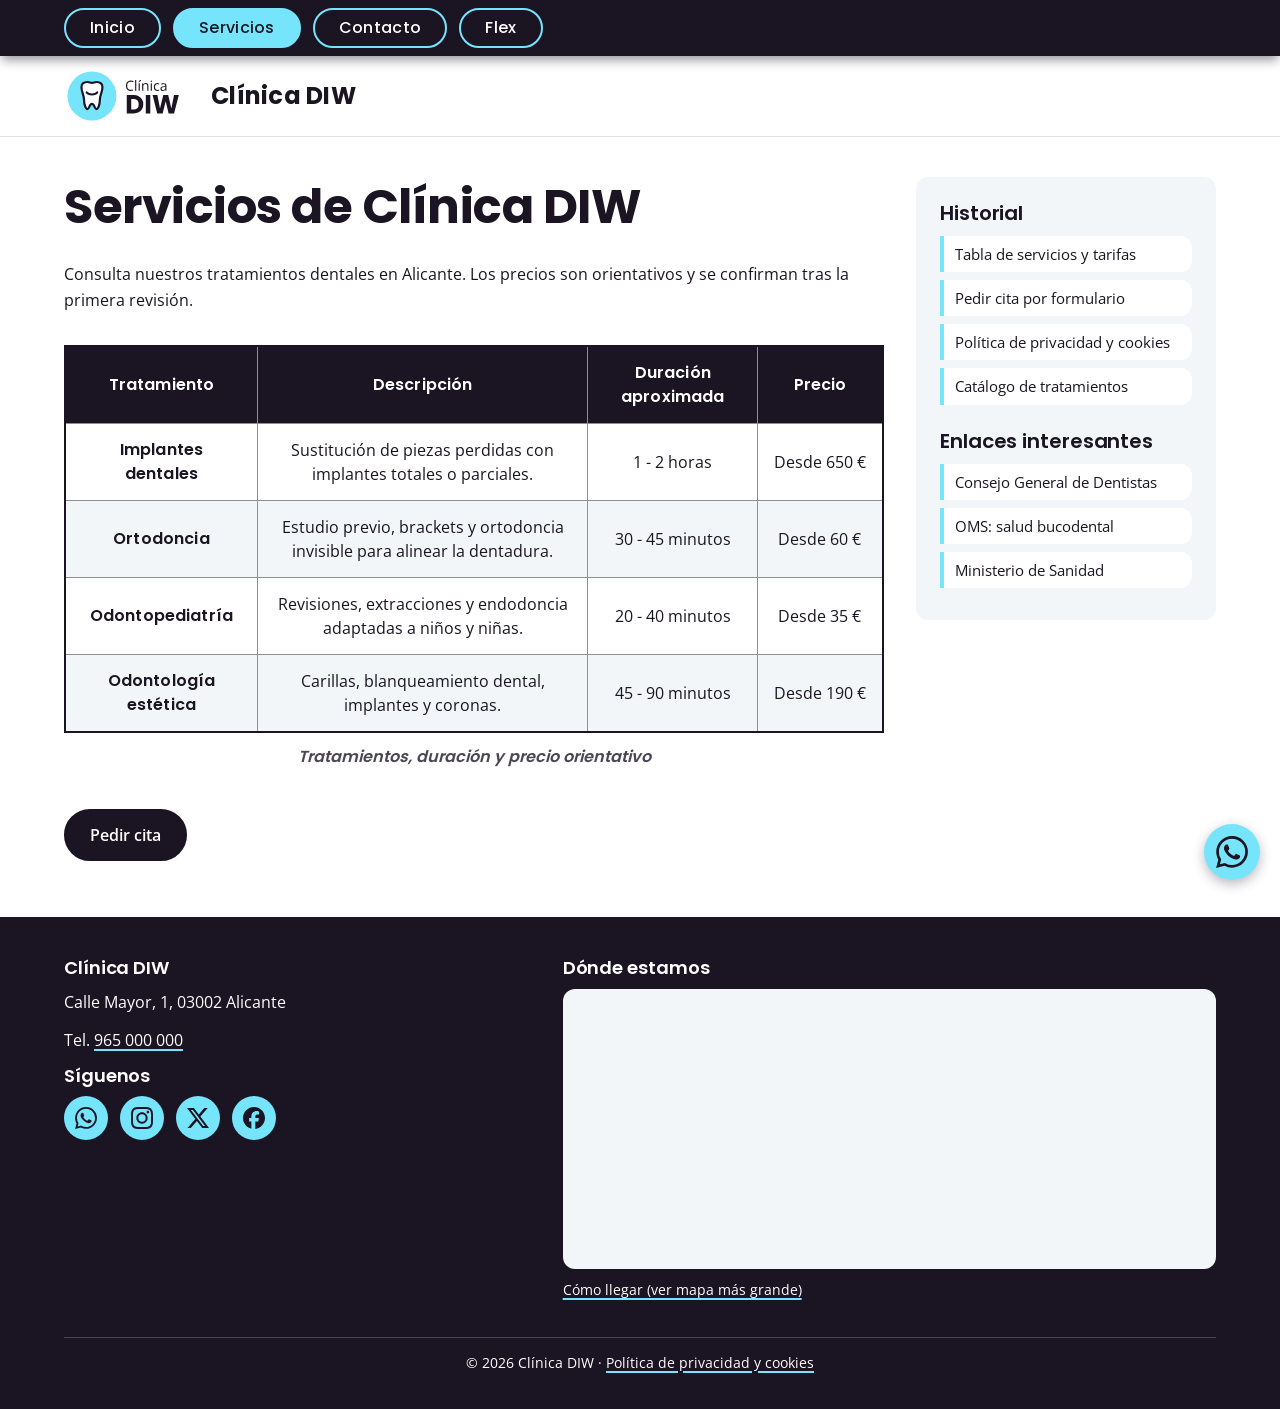
<file: servicios.html>
<!DOCTYPE html>
<html lang="es">
<head>
  <meta charset="utf-8">
  <meta name="viewport" content="width=device-width, initial-scale=1">
  <title>Servicios y tratamientos dentales en Alicante | Clínica DIW</title>
  <meta name="description" content="Tabla de servicios de Clínica DIW en Alicante: implantes dentales, ortodoncia, odontopediatría y odontología estética con duración y precio orientativo.">
  <meta name="keywords" content="servicios dentales, tratamientos dentales Alicante, precios implantes, ortodoncia invisible">
  <meta name="author" content="David Gómez Barberá">
  <meta name="robots" content="index, follow">
  <meta name="theme-color" content="#76E5FC">
  <link rel="canonical" href="https://davidgb-2004.github.io/diseno-interfaces-web-26-27-practica-3-css-inicial-davidgb-2004/servicios.html">
  <link rel="icon" href="assets/images/favicon.svg" type="image/svg+xml">
  <meta property="og:type" content="website">
  <meta property="og:locale" content="es_ES">
  <meta property="og:site_name" content="Clínica DIW">
  <meta property="og:title" content="Servicios y tratamientos dentales en Alicante | Clínica DIW">
  <meta property="og:description" content="Tabla de servicios de Clínica DIW en Alicante: implantes dentales, ortodoncia, odontopediatría y odontología estética con duración y precio orientativo.">
  <meta property="og:url" content="https://davidgb-2004.github.io/diseno-interfaces-web-26-27-practica-3-css-inicial-davidgb-2004/servicios.html">
  <meta property="og:image" content="https://davidgb-2004.github.io/diseno-interfaces-web-26-27-practica-3-css-inicial-davidgb-2004/assets/images/og-clinica-diw.png">
  <meta property="og:image:alt" content="Logotipo de Clínica DIW, clínica dental en Alicante">
  <meta name="twitter:card" content="summary_large_image">
  <meta name="twitter:title" content="Servicios y tratamientos dentales en Alicante | Clínica DIW">
  <meta name="twitter:description" content="Tabla de servicios de Clínica DIW en Alicante: implantes dentales, ortodoncia, odontopediatría y odontología estética con duración y precio orientativo.">
  <meta name="twitter:image" content="https://davidgb-2004.github.io/diseno-interfaces-web-26-27-practica-3-css-inicial-davidgb-2004/assets/images/og-clinica-diw.png">
  <link rel="preload" href="assets/webfonts/poppins-700.woff2" as="font" type="font/woff2" crossorigin>
  <link rel="preload" href="assets/webfonts/open-sans-variable.woff2" as="font" type="font/woff2" crossorigin>
  <link rel="stylesheet" href="assets/css/style.css">
  <link rel="stylesheet" href="assets/css/print.css" media="print">
</head>
<body>
  <a class="salto" href="#contenido">Saltar al contenido</a>
  <header class="cabecera">
    <div class="contenedor">
      <a class="logo" href="index.html" title="Ir a la página de inicio"><img src="assets/images/logo.svg" alt="Clínica DIW, ir al inicio" width="131" height="56"></a>
      <p class="nombre-tienda">Clínica DIW</p>
    </div>
  </header>
  <nav class="menu" aria-label="Menú principal">
    <ul>
      <li><a href="index.html">Inicio</a></li>
      <li><a href="servicios.html" aria-current="page">Servicios</a></li>
      <li><a href="contacto.html">Contacto</a></li>
      <li><a href="flex.html">Flex</a></li>
    </ul>
  </nav>

  <main id="contenido" class="contenedor principal">
    <section aria-labelledby="titulo-servicios">
      <h1 id="titulo-servicios">Servicios de Clínica DIW</h1>
      <p>Consulta nuestros tratamientos dentales en Alicante. Los precios son orientativos y se confirman tras la primera revisión.</p>
      <div class="tabla-contenedor">
        <table>
          <caption>Tratamientos, duración y precio orientativo</caption>
          <thead>
            <tr>
              <th scope="col">Tratamiento</th>
              <th scope="col">Descripción</th>
              <th scope="col">Duración aproximada</th>
              <th scope="col">Precio</th>
            </tr>
          </thead>
          <tbody>
          <tr>
            <th scope="row">Implantes dentales</th>
            <td>Sustitución de piezas perdidas con implantes totales o parciales.</td>
            <td>1 - 2 horas</td>
            <td>Desde 650 €</td>
          </tr>
          <tr>
            <th scope="row">Ortodoncia</th>
            <td>Estudio previo, brackets y ortodoncia invisible para alinear la dentadura.</td>
            <td>30 - 45 minutos</td>
            <td>Desde 60 €</td>
          </tr>
          <tr>
            <th scope="row">Odontopediatría</th>
            <td>Revisiones, extracciones y endodoncia adaptadas a niños y niñas.</td>
            <td>20 - 40 minutos</td>
            <td>Desde 35 €</td>
          </tr>
          <tr>
            <th scope="row">Odontología estética</th>
            <td>Carillas, blanqueamiento dental, implantes y coronas.</td>
            <td>45 - 90 minutos</td>
            <td>Desde 190 €</td>
          </tr>
          </tbody>
        </table>
      </div>
      <p><a class="boton" href="contacto.html">Pedir cita</a></p>
    </section>
    <aside class="lateral" aria-label="Enlaces de la clínica">
      <h2>Historial</h2>
      <ul>
        <li><a href="servicios.html">Tabla de servicios y tarifas</a></li>
        <li><a href="contacto.html">Pedir cita por formulario</a></li>
        <li><a href="politica-privacidad.html">Política de privacidad y cookies</a></li>
        <li><a href="assets/docs/catalogo-tratamientos.pdf">Catálogo de tratamientos</a></li>
      </ul>
      <h2>Enlaces interesantes</h2>
      <ul>
        <li><a href="https://www.consejodentistas.es/" target="_blank" rel="noopener noreferrer">Consejo General de Dentistas</a></li>
        <li><a href="https://www.who.int/health-topics/oral-health" target="_blank" rel="noopener noreferrer">OMS: salud bucodental</a></li>
        <li><a href="https://www.sanidad.gob.es/" target="_blank" rel="noopener noreferrer">Ministerio de Sanidad</a></li>
      </ul>
    </aside>
  </main>

  <footer class="pie">
    <div class="contenedor">
      <div class="pie-rejilla">
        <div>
          <h2>Clínica DIW</h2>
          <p>Calle Mayor, 1, 03002 Alicante</p>
          <p>Tel. <a href="tel:+34965000000">965 000 000</a></p>
          <h2>Síguenos</h2>
          <ul class="redes">
            <li><a href="https://wa.me/34965000000" target="_blank" rel="noopener noreferrer" aria-label="WhatsApp de Clínica DIW"><img src="assets/images/icono-whatsapp.svg" alt="" width="22" height="22"></a></li>
            <li><a href="https://www.instagram.com/" target="_blank" rel="noopener noreferrer" aria-label="Instagram de Clínica DIW"><img src="assets/images/icono-instagram.svg" alt="" width="22" height="22"></a></li>
            <li><a href="https://x.com/" target="_blank" rel="noopener noreferrer" aria-label="X de Clínica DIW"><img src="assets/images/icono-x.svg" alt="" width="22" height="22"></a></li>
            <li><a href="https://www.facebook.com/" target="_blank" rel="noopener noreferrer" aria-label="Facebook de Clínica DIW"><img src="assets/images/icono-facebook.svg" alt="" width="22" height="22"></a></li>
          </ul>
        </div>
        <div class="mapa">
          <h2>Dónde estamos</h2>
          <iframe title="Mapa con la ubicación de Clínica DIW en Alicante" src="https://www.openstreetmap.org/export/embed.html?bbox=-0.4910%2C38.3402%2C-0.4710%2C38.3502&amp;layer=mapnik&amp;marker=38.3452%2C-0.4810" loading="lazy"></iframe>
          <p><a href="https://www.openstreetmap.org/?mlat=38.3452&amp;mlon=-0.4810#map=17/38.3452/-0.4810" target="_blank" rel="noopener noreferrer">Cómo llegar (ver mapa más grande)</a></p>
        </div>
      </div>
      <p class="copy">&copy; 2026 Clínica DIW · <a href="politica-privacidad.html">Política de privacidad y cookies</a></p>
    </div>
  </footer>
  <a class="whatsapp-flotante" href="https://wa.me/34965000000" target="_blank" rel="noopener noreferrer" aria-label="Escríbenos por WhatsApp"><img src="assets/images/icono-whatsapp.svg" alt="" width="32" height="32"></a>
</body>
</html>
</file>
<file: assets/css/style.css>
/* ==========================================================================
   CLÍNICA DIW - Hoja de estilos principal (Práctica 3 · CSS básico)
   Basada en la guía de estilo de la unidad 1.

   ÍNDICE
    0. Fuentes locales (@font-face)
    1. Variables de diseño                      (guía de estilo)
    2. Reset universal                          (Actividad 3.1)
    3. Base: documento y unidades en em         (Actividades 4.1, 5.1, 6.1, 7.1)
    4. Etiquetas de sección                     (Actividades 5.1, 6.1, 7.1)
    5. Etiquetas de contenido y texto           (Actividades 5.1, 6.1, 7.1)
    6. Menú de navegación como botonera         (Actividades 8.1, 12.1)
    7. Listas del aside                         (Actividad 8.1)
    8. Tablas                                   (Actividades 5.1, 6.1, 7.1, 11.1, 13.1)
    9. Formularios                              (Actividades 5.1, 6.1, 7.1, 18.1)
   10. Estados de los enlaces                   (Actividad 13.1)
   11. Botón flotante de WhatsApp               (Actividad 12.1)
   12. Diseño adaptable (media queries)
   ========================================================================== */


/* ==========================================================================
   0. FUENTES LOCALES
   ========================================================================== */
@font-face {
  font-family: "Poppins";
  src: url("../webfonts/poppins-500.woff2") format("woff2");
  font-weight: 500;
  font-style: normal;
  font-display: swap;
}

@font-face {
  font-family: "Poppins";
  src: url("../webfonts/poppins-600.woff2") format("woff2");
  font-weight: 600;
  font-style: normal;
  font-display: swap;
}

@font-face {
  font-family: "Poppins";
  src: url("../webfonts/poppins-700.woff2") format("woff2");
  font-weight: 700;
  font-style: normal;
  font-display: swap;
}

@font-face {
  font-family: "Open Sans";
  src: url("../webfonts/open-sans-variable.woff2") format("woff2");
  font-weight: 400 600;
  font-style: normal;
  font-display: swap;
}


/* ==========================================================================
   1. VARIABLES DE DISEÑO
   ========================================================================== */
:root {
  /* Paleta de la guía de estilo */
  --cian: #76e5fc;
  --cian-claro: #bff3fd;
  --oscuro: #1a1423;
  --rosa: #fbcaef;
  --gris: #f3f6f8;
  --blanco: #ffffff;

  /* Colores auxiliares (derivados de la paleta) */
  --borde: #dde3e8;
  --borde-campo: #8a8f98;
  --texto-suave: #4b4555;
  --visitado: #5a3d75;
  --error: #b3261e;
  --error-fondo: #fdf0ef;
  --correcto: #0b6b7d;

  /* Tipografías */
  --fuente-titulos: "Poppins", Arial, sans-serif;
  --fuente-texto: "Open Sans", Arial, sans-serif;

  /* Forma y espaciado */
  --radio: 0.75em;
  --sombra: 0 4px 16px rgb(26 20 35 / 8%);
  --ancho-maximo: 1200px;
  --alto-menu: 3.5rem;
}


/* ==========================================================================
   2. RESET UNIVERSAL (Actividad 3.1)
   Todo elemento parte con margen interno y externo de 0 px.
   ========================================================================== */
* {
  margin: 0;
  padding: 0;
  box-sizing: border-box;
}


/* ==========================================================================
   3. BASE: DOCUMENTO Y UNIDADES EN EM (Actividad 4.1)
   Todos los tamaños de texto se expresan en em, relativos al tamaño base
   del navegador (1em = 16 px por defecto).
   ========================================================================== */
html {
  /* El menú está fijo: se reserva su altura al saltar a un ancla */
  scroll-padding-top: calc(var(--alto-menu) + 1rem);
}

body {
  /* Color y fondo (5.1) */
  color: var(--oscuro);
  background-color: var(--blanco);

  /* Fuente (7.1) */
  font-family: var(--fuente-texto);
  font-size: 1em;
  font-weight: 400;
  font-style: normal;
  font-variant: normal;

  /* Texto (6.1) */
  line-height: 1.625;
  text-align: left;
  text-transform: none;
  letter-spacing: normal;

  /* El menú es position: fixed, así que se deja su hueco arriba (12.1) */
  padding-top: var(--alto-menu);
}

img {
  max-width: 100%;
  height: auto;
}

/* Enlace "saltar al contenido", solo visible al enfocarlo con teclado */
.salto {
  position: absolute;
  top: 0;
  left: -9999px;
  z-index: 200;
  padding: 0.5em 1em;
  color: var(--blanco);
  background-color: var(--oscuro);
}

.salto:focus {
  left: 0;
}

/* Anillo de foco de la guía de estilo: cian 2 px */
:focus-visible {
  outline: 2px solid var(--cian);
  outline-offset: 2px;
}

/* Contenedor centrado de ancho máximo 1200 px */
.contenedor {
  width: 100%;
  max-width: var(--ancho-maximo);
  margin-inline: auto;
  padding-inline: 1.5em;
}


/* ==========================================================================
   4. ETIQUETAS DE SECCIÓN
   header, nav, main, section, article, aside, footer, address, h1-h4
   ========================================================================== */

/* ----- header ----- */
header {
  /* color y fondo */
  color: var(--oscuro);
  background-color: var(--blanco);
  border-bottom: 1px solid var(--borde);
  /* texto */
  text-align: left;
  line-height: 1.25;
}

header .contenedor {
  display: flex;
  align-items: center;
  gap: 1em;
  padding-block: 0.75em;
}

.logo {
  display: inline-flex;
  line-height: 0;
}

.logo img {
  width: auto;
  height: 3.5em;
}

.nombre-tienda {
  /* fuente */
  font-family: var(--fuente-titulos);
  font-size: 1.5em;
  font-weight: 700;
  font-style: normal;
  font-variant: normal;
  /* texto */
  line-height: 1.25;
  letter-spacing: 0.01em;
  margin-bottom: 0;
}

/* ----- nav (los estilos de la botonera están en la sección 6) ----- */

/* ----- main, section, article ----- */
main {
  color: var(--oscuro);
  background-color: var(--blanco);
}

.principal {
  display: grid;
  grid-template-columns: minmax(0, 1fr) 18.75em;
  gap: 2em;
  padding-block: 2.5em;
}

.principal--simple {
  grid-template-columns: minmax(0, 1fr);
}

section {
  color: var(--oscuro);
  background-color: transparent;
  line-height: 1.625;
}

section > h2 {
  margin-top: 1.5em;
}

article {
  color: var(--oscuro);
  background-color: transparent;
}

/* Bloque de presentación de la portada */
.intro {
  margin-bottom: 1.5em;
  padding: 2em;
  color: var(--oscuro);
  background-color: var(--rosa);
  border-radius: var(--radio);
}

.intro p {
  font-size: 1.125em;
}

/* Rejilla de tarjetas de tratamientos */
.tarjetas {
  display: grid;
  grid-template-columns: repeat(auto-fit, minmax(16.25em, 1fr));
  gap: 1.5em;
  margin-bottom: 1em;
}

.tarjeta {
  overflow: hidden;
  color: var(--oscuro);
  background-color: var(--blanco);
  border: 1px solid var(--borde);
  border-radius: var(--radio);
  box-shadow: var(--sombra);
}

.tarjeta img {
  display: block;
  width: 100%;
  aspect-ratio: 4 / 3;
  object-fit: cover;
  background-color: var(--rosa);
}

.tarjeta div {
  padding: 1em 1.25em 1.25em;
}

.tarjeta h3 {
  margin-bottom: 0.4em;
}

.tarjeta p {
  margin-bottom: 0.75em;
  font-size: 0.9375em;
}

/* ----- aside (contenedor; sus listas se estilan en la sección 7) ----- */
aside {
  align-self: start;
  padding: 1.5em;
  color: var(--oscuro);
  background-color: var(--gris);
  border-radius: var(--radio);
  line-height: 1.5;
}

/* ----- address ----- */
address {
  color: var(--oscuro);
  background-color: transparent;
  font-family: var(--fuente-texto);
  font-style: normal;
  font-weight: 400;
  line-height: 1.625;
  text-align: left;
}

address p {
  margin-bottom: 0.75em;
}

/* ----- footer ----- */
footer {
  padding-block: 2.5em 1.5em;
  color: var(--blanco);
  background-color: var(--oscuro);
  font-size: 1em;
  line-height: 1.5;
  text-align: left;
}

footer h2 {
  margin-top: 0;
  color: var(--blanco);
  font-size: 1.125em;
}

footer p {
  margin-bottom: 0.75em;
  color: var(--blanco);
}

.pie-rejilla {
  display: grid;
  grid-template-columns: minmax(0, 1fr) minmax(0, 1.4fr);
  gap: 2em;
  align-items: start;
}

footer .copy {
  margin-top: 2.5em;
  padding-top: 1em;
  border-top: 1px solid rgb(255 255 255 / 20%);
  font-size: 0.875em;
  text-align: center;
}

/* Iconos de redes sociales */
.redes {
  display: flex;
  gap: 0.75em;
  margin: 0.5em 0 1.5em;
  padding-left: 0;
  list-style: none;
}

.redes a {
  display: flex;
  align-items: center;
  justify-content: center;
  width: 2.75em;
  height: 2.75em;
  background-color: var(--cian);
  border-radius: 50%;
}

.redes img {
  width: 1.375em;
  height: 1.375em;
}

/* Mapa del pie */
.mapa iframe {
  display: block;
  width: 100%;
  height: 17.5em;
  background-color: var(--gris);
  border: 0;
  border-radius: var(--radio);
}

footer .mapa p {
  margin: 0.75em 0 0;
  font-size: 0.875em;
}

/* ----- Encabezados h1 - h4 ----- */
h1,
h2,
h3,
h4 {
  /* color y fondo */
  color: var(--oscuro);
  background-color: transparent;
  /* fuente */
  font-family: var(--fuente-titulos);
  font-style: normal;
  font-variant: normal;
  /* texto */
  line-height: 1.25;
  text-align: left;
  text-transform: none;
  margin-bottom: 0.5em;
}

h1 {
  font-size: 3em;
  font-weight: 700;
  letter-spacing: -0.01em;
}

h2 {
  font-size: 2em;
  font-weight: 600;
  letter-spacing: -0.005em;
}

h3 {
  font-size: 1.375em;
  font-weight: 600;
  letter-spacing: normal;
}

h4 {
  font-size: 1.125em;
  font-weight: 600;
  letter-spacing: 0.01em;
}

/* Encabezados dentro del aside y del pie */
aside h2 {
  font-size: 1.25em;
}

footer h2 {
  color: var(--blanco);
}


/* ==========================================================================
   5. ETIQUETAS DE CONTENIDO Y TEXTO
   p, strong, em, small, span, ul, ol, li, img, a
   ========================================================================== */
p {
  /* color y fondo */
  color: var(--oscuro);
  background-color: transparent;
  /* fuente */
  font-family: var(--fuente-texto);
  font-size: 1em;
  font-weight: 400;
  font-style: normal;
  font-variant: normal;
  /* texto */
  line-height: 1.625;
  text-align: left;
  text-indent: 0;
  text-decoration: none;
  margin-bottom: 1em;
}

strong,
b {
  color: var(--oscuro);
  font-weight: 600;
}

em,
i {
  color: var(--oscuro);
  font-style: italic;
}

small,
.ayuda {
  color: var(--texto-suave);
  font-size: 0.8125em;
  line-height: 1.5;
}

ul,
ol {
  color: var(--oscuro);
  font-size: 1em;
  line-height: 1.625;
  padding-left: 1.25em;
  margin-bottom: 1em;
}

li {
  color: var(--oscuro);
  font-size: 1em;
  font-weight: 400;
  text-align: left;
}

/* Enlaces: forma base (los estados :link, :visited, :hover y :active
   están en la sección 10) */
a {
  font-family: inherit;
  font-weight: 400;
  text-decoration: underline;
  text-decoration-color: var(--cian);
  text-decoration-thickness: 0.15em;
  text-underline-offset: 0.2em;
}


/* ==========================================================================
   6. MENÚ DE NAVEGACIÓN COMO BOTONERA
   Actividad 8.1: la lista de <nav> se convierte en una fila de botones.
   Actividad 12.1: el menú queda fijo en la parte superior (position: fixed).
   ========================================================================== */
nav {
  /* posición fija arriba del todo */
  position: fixed;
  top: 0;
  left: 0;
  z-index: 100;
  display: flex;
  align-items: center;
  width: 100%;
  height: var(--alto-menu);
  /* color y fondo */
  color: var(--blanco);
  background-color: var(--oscuro);
  box-shadow: 0 6px 10px -2px rgb(26 20 35 / 45%); /* 4.6.1 sombra inferior */
}

nav ul {
  /* botonera: elementos de lista en fila */
  display: flex;
  flex-wrap: nowrap;
  gap: 0.75em;
  width: 100%;
  max-width: var(--ancho-maximo);
  margin: 0 auto;
  padding: 0 1.5em;
  list-style: none;
}

nav li {
  display: block;
  color: var(--blanco);
  font-size: 1em;
}

nav a {
  display: block;
  padding: 0.4em 1.5em;
  /* aspecto de botón */
  border: 2px solid var(--cian);
  border-radius: 999px;
  /* fuente y texto */
  font-family: var(--fuente-titulos);
  font-size: 1em;
  font-weight: 500;
  font-style: normal;
  line-height: 1.5;
  letter-spacing: 0.02em;
  text-align: center;
  text-decoration: none;
  white-space: nowrap;
}


/* ==========================================================================
   7. LISTAS DEL ASIDE (Actividad 8.1)
   ========================================================================== */
aside ul {
  margin-bottom: 1.5em;
  padding-left: 0;
  list-style: none;
}

aside ul:last-child {
  margin-bottom: 0;
}

aside li {
  margin-bottom: 0.5em;
  overflow: hidden;
  background-color: var(--blanco);
  border-left: 0.25em solid var(--cian);
  border-radius: 0 var(--radio) var(--radio) 0;
  line-height: 1.4;
}

aside li a {
  display: block;
  padding: 0.5em 0.75em;
  font-size: 0.9375em;
  text-decoration: none;
}


/* ==========================================================================
   8. TABLAS
   Actividad 11.1: título abajo, celdas ajustadas al texto, ancho 100 %,
   border-collapse: collapse, bordes y márgenes, texto centrado.
   ========================================================================== */
.tabla-contenedor {
  overflow-x: auto;
  margin-bottom: 1.5em;
}

table {
  /* ocupa el 100 % del contenedor padre */
  width: 100%;
  /* el ancho de cada celda se ajusta a su contenido */
  table-layout: auto;
  border-collapse: collapse;
  /* bordes y márgenes */
  margin: 1em 0;
  border: 2px solid var(--oscuro);
  /* color y fondo */
  color: var(--oscuro);
  background-color: var(--blanco);
  /* fuente y texto */
  font-family: var(--fuente-texto);
  font-size: 1em;
  line-height: 1.5;
  text-align: center;
}

caption {
  /* título en la parte de abajo */
  caption-side: bottom;
  padding-top: 0.75em;
  /* color */
  color: var(--texto-suave);
  /* fuente y texto */
  font-family: var(--fuente-titulos);
  font-size: 1em;
  font-weight: 600;
  font-style: italic;
  text-align: center;
}

th,
td {
  padding: 0.875em 1em;
  border: 1px solid var(--borde-campo);
  vertical-align: middle;
  text-align: center;
}

th {
  font-family: var(--fuente-titulos);
  font-size: 1em;
  font-weight: 600;
  letter-spacing: 0.01em;
}

td {
  font-variant-numeric: tabular-nums;
}

/* El precio no se parte en dos líneas */
td:last-child {
  white-space: nowrap;
}

/* Actividad 13.1: primera fila de la tabla (la de encabezados) */
thead tr:first-child {
  color: var(--blanco);
  background-color: var(--oscuro);
}

/* Actividad 13.1: filas impares y pares del cuerpo con fondo distinto */
tbody tr:nth-child(odd) {
  background-color: var(--blanco);
}

tbody tr:nth-child(even) {
  background-color: var(--gris);
}

tbody tr:hover {
  background-color: var(--cian-claro);
}


/* ==========================================================================
   9. FORMULARIOS (Actividad 18.1)
   ========================================================================== */
.contacto {
  display: grid;
  grid-template-columns: minmax(0, 2fr) minmax(0, 1fr);
  gap: 2em;
  align-items: start;
}

form {
  display: grid;
  gap: 1.25em;
  color: var(--oscuro);
  background-color: transparent;
}

/* Agrupación de campos con <fieldset>: rejilla de dos columnas */
fieldset {
  display: grid;
  grid-template-columns: repeat(2, minmax(0, 1fr));
  gap: 1.25em 1.5em;
  min-width: 0;
  padding: 1.25em 1.5em 1.5em;
  background-color: var(--blanco);
  border: 1px solid var(--borde);
  border-radius: var(--radio);
}

legend {
  padding-inline: 0.5em;
  color: var(--oscuro);
  font-family: var(--fuente-titulos);
  font-size: 1.125em;
  font-weight: 600;
  line-height: 1.25;
}

.campo {
  display: flex;
  flex-direction: column;
  gap: 0.375em;
}

.campo--ancho {
  grid-column: 1 / -1;
}

label {
  color: var(--oscuro);
  font-family: var(--fuente-texto);
  font-size: 1em;
  font-weight: 600;
  line-height: 1.5;
  text-align: left;
}

input,
textarea,
button {
  font-family: var(--fuente-texto);
  font-size: 1em;
  font-style: normal;
  line-height: 1.5;
}

input,
textarea {
  width: 100%;
  padding: 0.75em 1em;
  color: var(--oscuro);
  background-color: var(--blanco);
  border: 1px solid var(--borde-campo);
  border-radius: var(--radio);
  text-align: left;
}

textarea {
  min-height: 9em;
  resize: vertical;
}

::placeholder {
  color: var(--texto-suave);
  opacity: 0.75;
}

/* Campo enfocado */
input:focus,
textarea:focus {
  border-color: var(--oscuro);
  outline: 2px solid var(--cian);
  outline-offset: 1px;
}

/* Campo con contenido válido / inválido (solo cuando ya hay texto) */
input:valid:not(:placeholder-shown),
textarea:valid:not(:placeholder-shown) {
  border-color: var(--correcto);
}

input:invalid:not(:placeholder-shown),
textarea:invalid:not(:placeholder-shown) {
  background-color: var(--error-fondo);
  border-color: var(--error);
}

/* Casilla de privacidad */
.campo--check {
  flex-direction: row;
  align-items: flex-start;
  gap: 0.625em;
}

.campo--check input {
  flex: none;
  width: 1.25em;
  height: 1.25em;
  margin-top: 0.25em;
  accent-color: var(--oscuro);
}

.campo--check label {
  font-weight: 400;
}

/* Botón de envío y botones de llamada a la acción (guía de estilo) */
.boton {
  display: inline-block;
  padding: 0.75em 1.5em;
  color: var(--blanco);
  background-color: var(--oscuro);
  border: 2px solid var(--oscuro);
  border-radius: 999px;
  font-family: var(--fuente-texto);
  font-size: 1em;
  font-weight: 600;
  line-height: 1.5;
  text-align: center;
  text-decoration: none;
  cursor: pointer;
}

.boton:hover,
.boton:focus-visible {
  color: var(--oscuro);
  background-color: var(--cian);
  border-color: var(--cian);
}

.boton:active {
  color: var(--oscuro);
  background-color: var(--rosa);
  border-color: var(--rosa);
}

.mensaje-ok {
  padding: 1em 1.25em;
  color: var(--oscuro);
  background-color: var(--cian);
  border-radius: var(--radio);
  font-weight: 600;
}

/* Cuadro lateral con los datos de contacto */
.datos-contacto {
  padding: 1.5em;
  color: var(--oscuro);
  background-color: var(--gris);
  border-radius: var(--radio);
}

.datos-contacto h2 {
  margin-top: 0;
  font-size: 1.5em;
}

.datos-contacto > p {
  margin-bottom: 1em;
}

/* Páginas de texto legal */
.legal {
  max-width: 50em;
}

.legal h2 {
  margin-top: 1.25em;
  font-size: 1.5em;
}


/* ==========================================================================
   10. ESTADOS DE LOS ENLACES (Actividad 13.1)
   Orden obligatorio: :link, :visited, :hover, :active (LVHA).
   Se usan selectores descendientes para cada zona de la web.
   ========================================================================== */

/* ----- Enlaces dentro de entradas / contenido (main) ----- */
main a:link {
  color: var(--oscuro);
}

main a:visited {
  color: var(--visitado);
}

main a:hover {
  color: var(--oscuro);
  background-color: var(--cian);
  text-decoration-color: var(--oscuro);
}

main a:active {
  color: var(--oscuro);
  background-color: var(--rosa);
}

/* ----- Enlaces del nav (botonera) ----- */
nav a:link {
  color: var(--blanco);
  background-color: transparent;
}

nav a:visited {
  color: var(--blanco);
  background-color: transparent;
}

nav a:hover {
  color: var(--oscuro);
  background-color: var(--cian);
}

nav a:active {
  color: var(--oscuro);
  background-color: var(--rosa);
  border-color: var(--rosa);
}

/* Página actual: botón relleno */
nav a[aria-current="page"] {
  color: var(--oscuro);
  background-color: var(--cian);
}

/* ----- Enlaces del aside ----- */
aside a:link {
  color: var(--oscuro);
}

aside a:visited {
  color: var(--visitado);
}

aside a:hover {
  color: var(--oscuro);
  background-color: var(--cian);
}

aside a:active {
  color: var(--oscuro);
  background-color: var(--rosa);
}

/* ----- Enlaces del footer (fondo oscuro: colores claros) ----- */
footer a:link {
  color: var(--blanco);
}

footer a:visited {
  color: var(--rosa);
}

footer a:hover {
  color: var(--cian);
  text-decoration-color: var(--blanco);
}

footer a:active {
  color: var(--rosa);
}

/* ----- Botones tipo enlace (.boton): ganan por especificidad ----- */
.boton:link,
.boton:visited {
  color: var(--blanco);
  background-color: var(--oscuro);
}

.boton:link:hover,
.boton:visited:hover {
  color: var(--oscuro);
  background-color: var(--cian);
}

.boton:link:active,
.boton:visited:active {
  color: var(--oscuro);
  background-color: var(--rosa);
}

/* ----- Iconos de redes sociales ----- */
.redes a:hover {
  background-color: var(--rosa);
}

.redes a:active {
  background-color: var(--blanco);
}


/* ==========================================================================
   11. BOTÓN FLOTANTE DE WHATSAPP (Actividad 12.1)
   Fijo en la esquina inferior derecha del documento.
   ========================================================================== */
.whatsapp-flotante {
  position: fixed;
  right: 1.25rem;
  bottom: 1.25rem;
  z-index: 90;
  display: flex;
  align-items: center;
  justify-content: center;
  width: 3.5rem;
  height: 3.5rem;
  background-color: var(--cian);
  border-radius: 50%;
  box-shadow: 0 4px 12px rgb(26 20 35 / 30%);
}

.whatsapp-flotante img {
  width: 2rem;
  height: 2rem;
}

.whatsapp-flotante:hover {
  background-color: var(--rosa);
}

.whatsapp-flotante:active {
  background-color: var(--blanco);
}


/* ==========================================================================
   12. DISEÑO ADAPTABLE
   Puntos de ruptura: 700 px (móvil) y 1200 px (ordenador)
   ========================================================================== */
@media (max-width: 700px) {
  .contenedor {
    padding-inline: 1em;
  }

  nav ul {
    padding-inline: 1em;
    gap: 0.5em;
  }

  nav a {
    padding-inline: 1em;
  }

  .principal,
  .contacto,
  .pie-rejilla {
    grid-template-columns: minmax(0, 1fr);
  }

  fieldset {
    grid-template-columns: minmax(0, 1fr);
  }

  h1 {
    font-size: 2.25em;
  }

  h2 {
    font-size: 1.625em;
  }
}

/* Móviles estrechos (320 px): el menú fijo no tiene scroll, así que los
   botones se compactan para que quepan Inicio, Servicios y Contacto */
@media (max-width: 400px) {
  nav ul {
    gap: 0.375em;
    padding-inline: 0.5em;
  }

  nav a {
    padding-inline: 0.75em;
    font-size: 0.875em;
    letter-spacing: 0;
  }
}


/* ==========================================================================
   13. TABLET (701 px - 1199 px) - Actividad 1.2
   Una sola columna: el aside pasa debajo y sus enlaces en dos columnas.
   ========================================================================== */
@media (min-width: 701px) and (max-width: 1199px) {
  .contenedor { max-width: 960px; }
  .principal { grid-template-columns: minmax(0, 1fr); }
  .lateral ul { columns: 2; }
  .tarjetas { grid-template-columns: repeat(2, minmax(0, 1fr)); }
}

/* ==========================================================================
   14. EFECTOS (Actividades 4.7.1, 5.3.1, 5.4.1)
   ========================================================================== */
/* 4.7.1 Imágenes sin atributo alt: borde rojo */
img:not([alt]) { border: 3px solid red; }

/* 4.7.1 Enlaces a PDF: icono detrás del enlace */
a[href$=".pdf"]::after {
  content: url("https://www.shareicon.net/data/16x16/2016/08/13/808584_document_512x512.png");
  margin-left: 0.4em;
  vertical-align: middle;
}

/* 5.3.1 Transiciones en botones del menú y botones de acción */
.boton, nav a {
  transition: background-color 0.3s ease, color 0.3s ease, border-color 0.3s ease, transform 0.3s ease;
}
.boton:hover { transform: translateY(-2px); }

/* 5.4.1 Transformación: las tarjetas de tratamientos se agrandan y giran un poco */
.tarjeta { transition: transform 0.3s ease; }
.tarjeta:hover { transform: scale(1.03) rotate(-1deg); }

/* ==========================================================================
   15. FLEXBOX (Actividad 4.11.1) - página flex.html
   ========================================================================== */
.flex-contenedor {
  display: flex;
  flex-wrap: wrap;
  justify-content: space-around;
  align-items: center;
  gap: 1em;
  min-height: 20em;
  margin-top: 1.5em;
  padding: 1.5em;
  background-color: var(--gris);
  border-radius: var(--radio);
}
.flex-caja {
  display: flex;
  justify-content: center;
  align-items: center;
  width: 10em;
  height: 6em;
  padding: 0.5em;
  text-align: center;
  font-family: var(--fuente-titulos);
  font-weight: 600;
  background-color: var(--cian);
  border-radius: var(--radio);
}
.flex-caja--alta { height: 10em; background-color: var(--rosa); }
</file>
<file: assets/css/print.css>
/* Actividad 4.2.1: al imprimir no se muestran header, nav, aside ni footer */
header, nav, aside, footer, .whatsapp-flotante { display: none; }
body { padding-top: 0; }
.principal { display: block; }
</file>
<file: maqueta.css>
/* Maqueta responsive con floats y media queries (sin Flexbox ni Grid) */
* { margin: 0; padding: 0; box-sizing: border-box; }
body { background: #e5e5e5; font-size: 14px; }
#contenedor { margin: 0 auto; padding: 8px; overflow: hidden; }

/* Todas las cajas comparten aspecto */
#cabecera, #menu, #nav1, #nav2, #cuerpo, #banner, #pie {
  background: #d9e8ff; border: 1px solid #7a99c4;
  text-align: center; margin-bottom: 10px;
}
/* Sin position:fixed del resto de la web: el nav de la maqueta es normal */
#menu, #nav1, #nav2 { position: static; width: auto; display: block; box-shadow: none; color: inherit; }

#cabecera { height: 70px; line-height: 68px; }
#menu { height: 50px; line-height: 48px; }
#principal, #derecha { overflow: hidden; }
#pie { height: 50px; line-height: 48px; clear: both; margin-bottom: 0; }

/* ORDENADOR: a partir de 1200px - Arial */
@media (min-width: 1200px) {
  body { font-family: Arial, Helvetica, sans-serif; }
  #contenedor { width: 1100px; }
  #nav1 { float: left; width: 15%; height: 360px; line-height: 358px; }
  #derecha { float: right; width: 83%; }
  #nav2 { height: 50px; line-height: 48px; }
  #cuerpo { float: left; width: 79%; height: 290px; line-height: 288px; }
  #banner { float: right; width: 19%; height: 290px; line-height: 288px; }
}

/* TABLET: a partir de 700px y hasta 1200px - Calibri */
@media (min-width: 701px) and (max-width: 1199px) {
  body { font-family: Calibri, Carlito, sans-serif; }
  #contenedor { width: 96%; }
  #derecha { overflow: visible; }
  #nav1 { float: left; width: 15%; height: 220px; line-height: 218px; }
  #nav2 { display: none; }
  #cuerpo { margin-left: 17%; height: 220px; line-height: 218px; }
  #banner { clear: both; height: 50px; line-height: 48px; }
}

/* MÓVIL: hasta 700px - Times New Roman */
@media (max-width: 700px) {
  body { font-family: "Times New Roman", Times, serif; }
  #contenedor { width: 100%; }
  #nav1, #nav2 { height: 50px; line-height: 48px; }
  #nav1 { margin-bottom: 6px; }
  #cuerpo { height: 100px; line-height: 98px; }
  #banner { height: 50px; line-height: 48px; }
}
</file>
